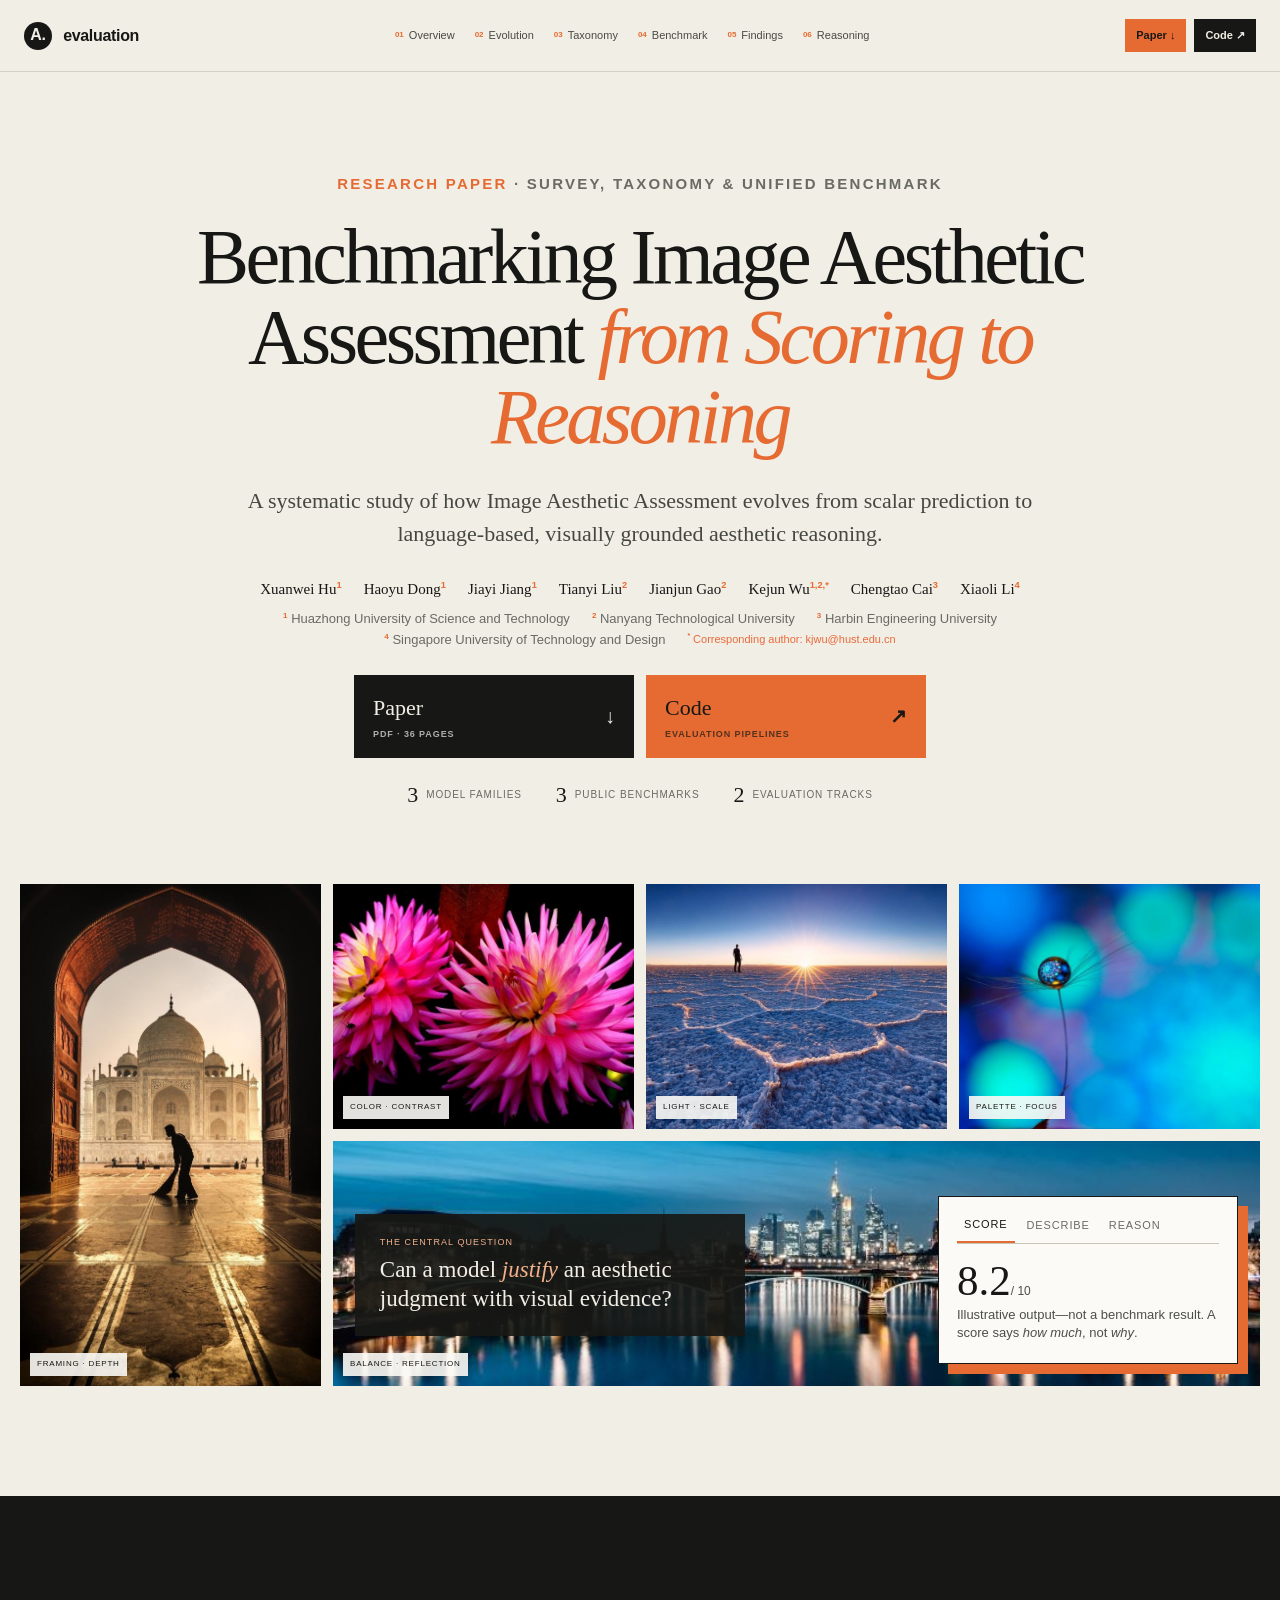
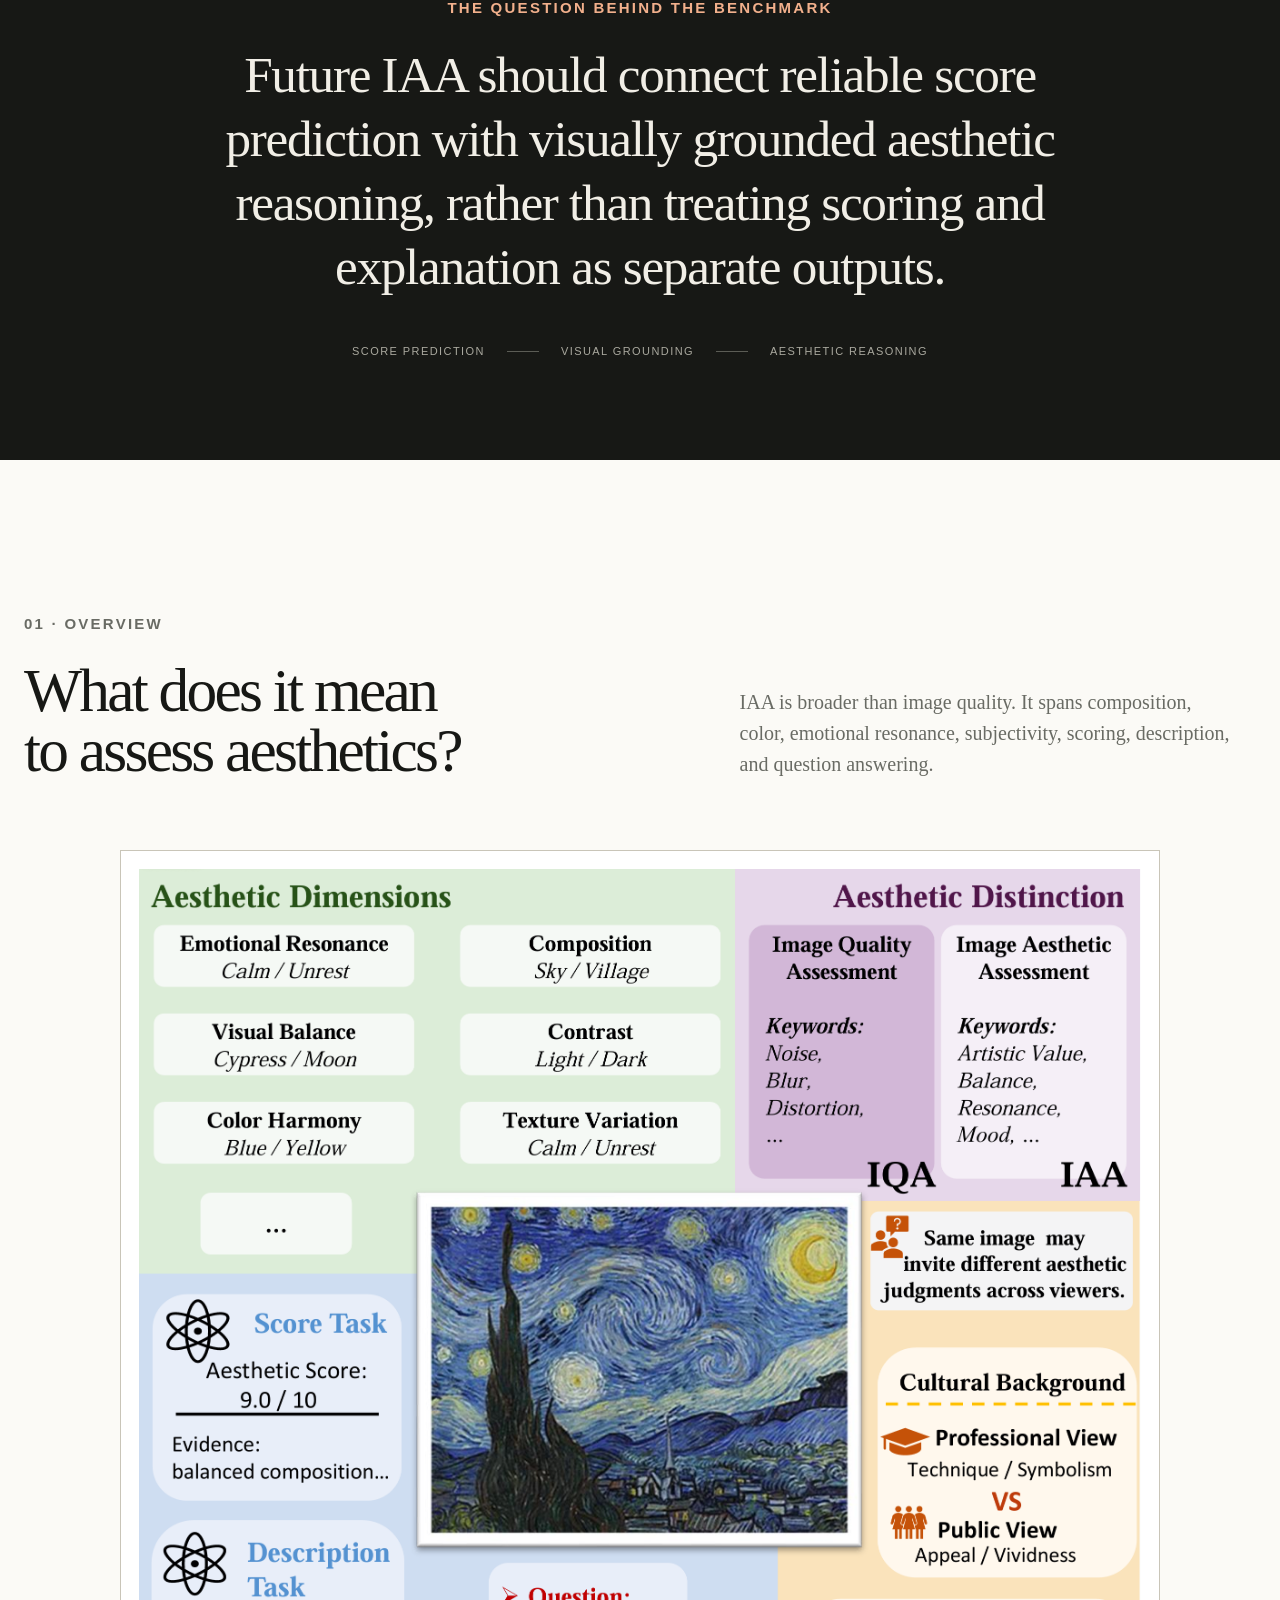
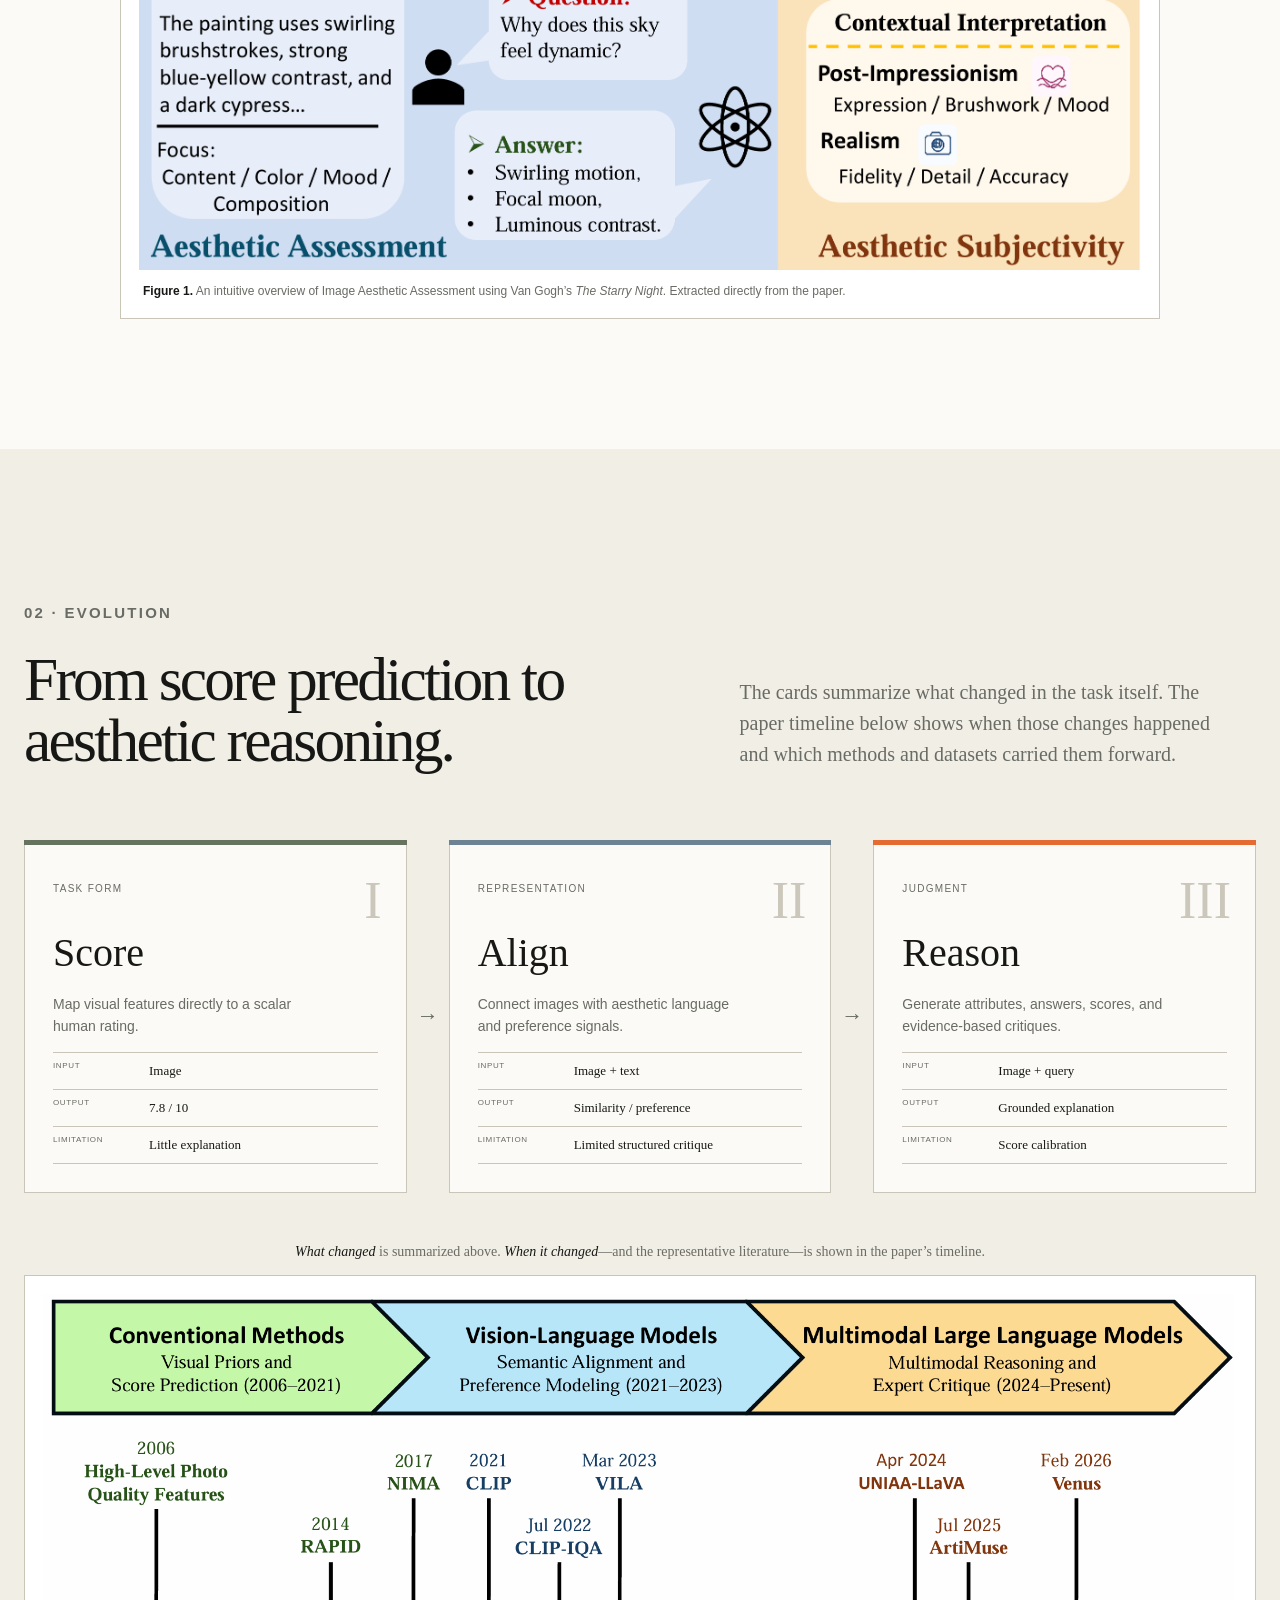
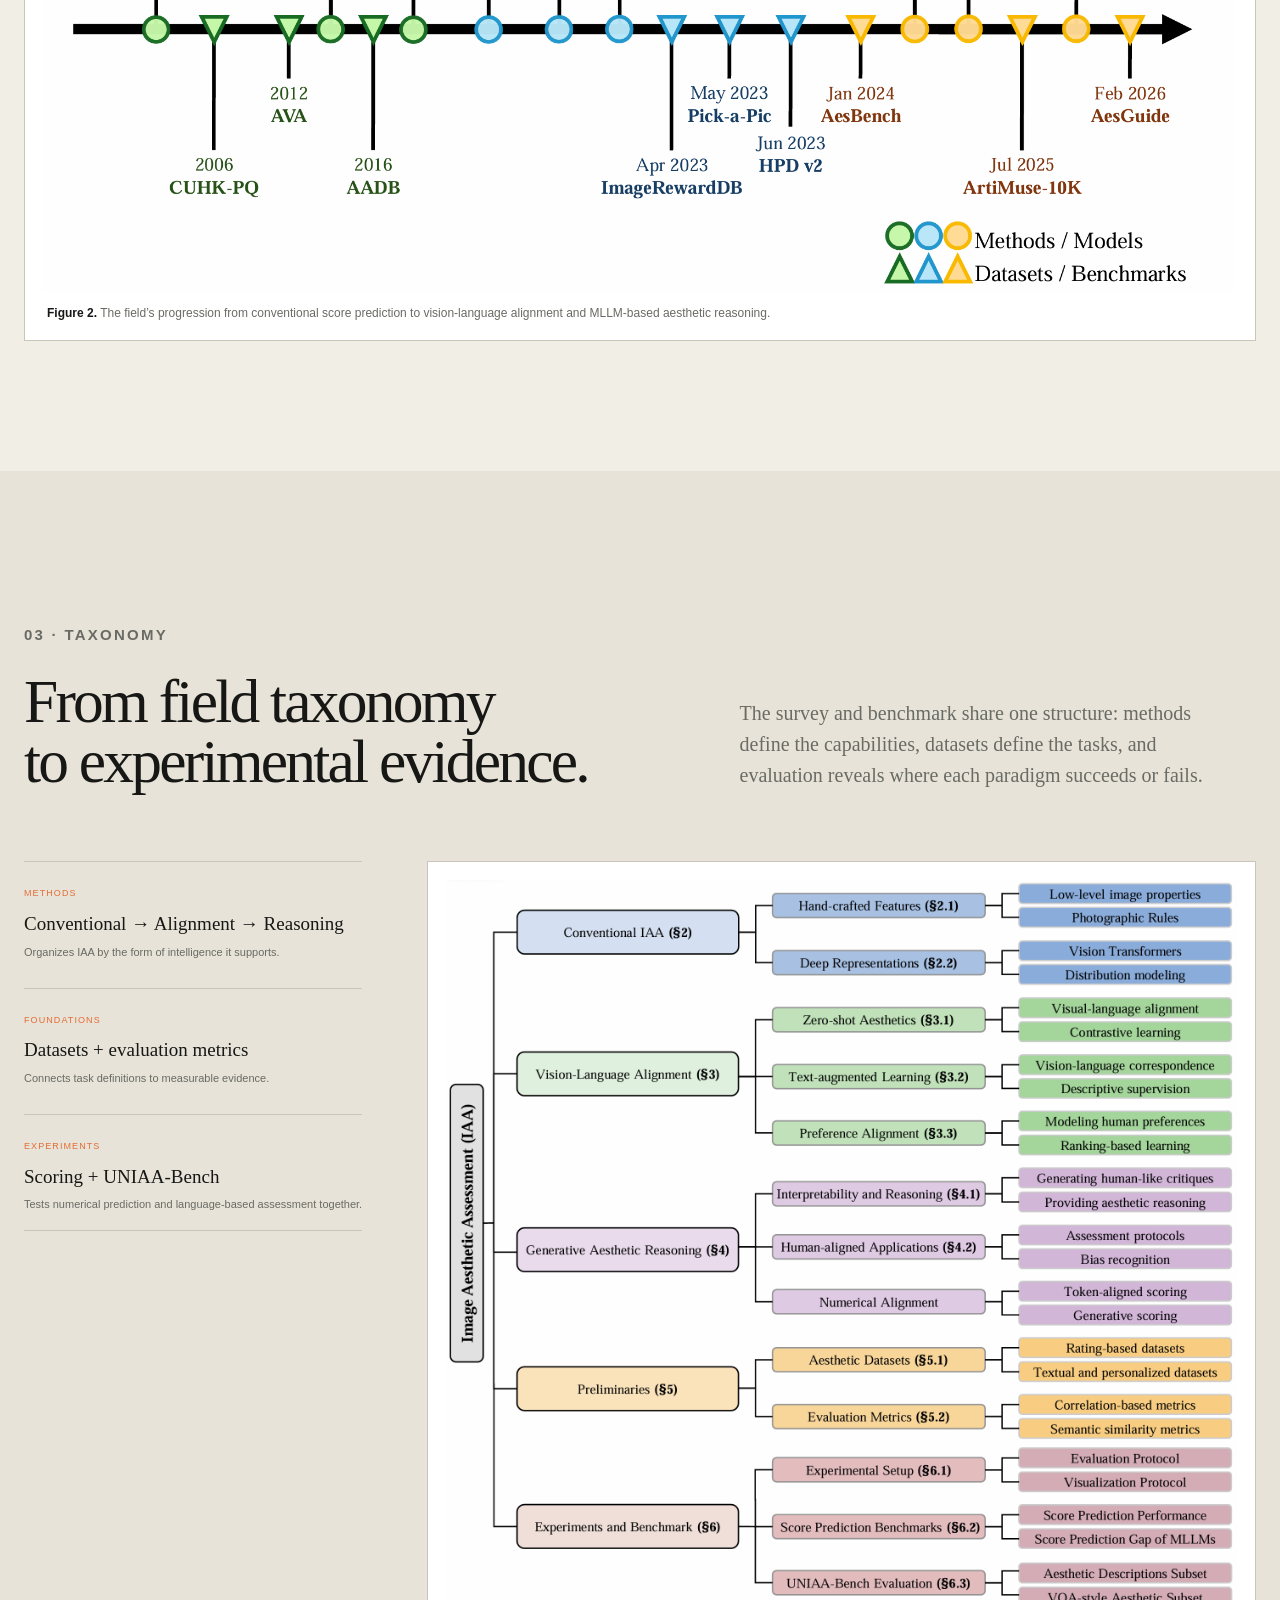
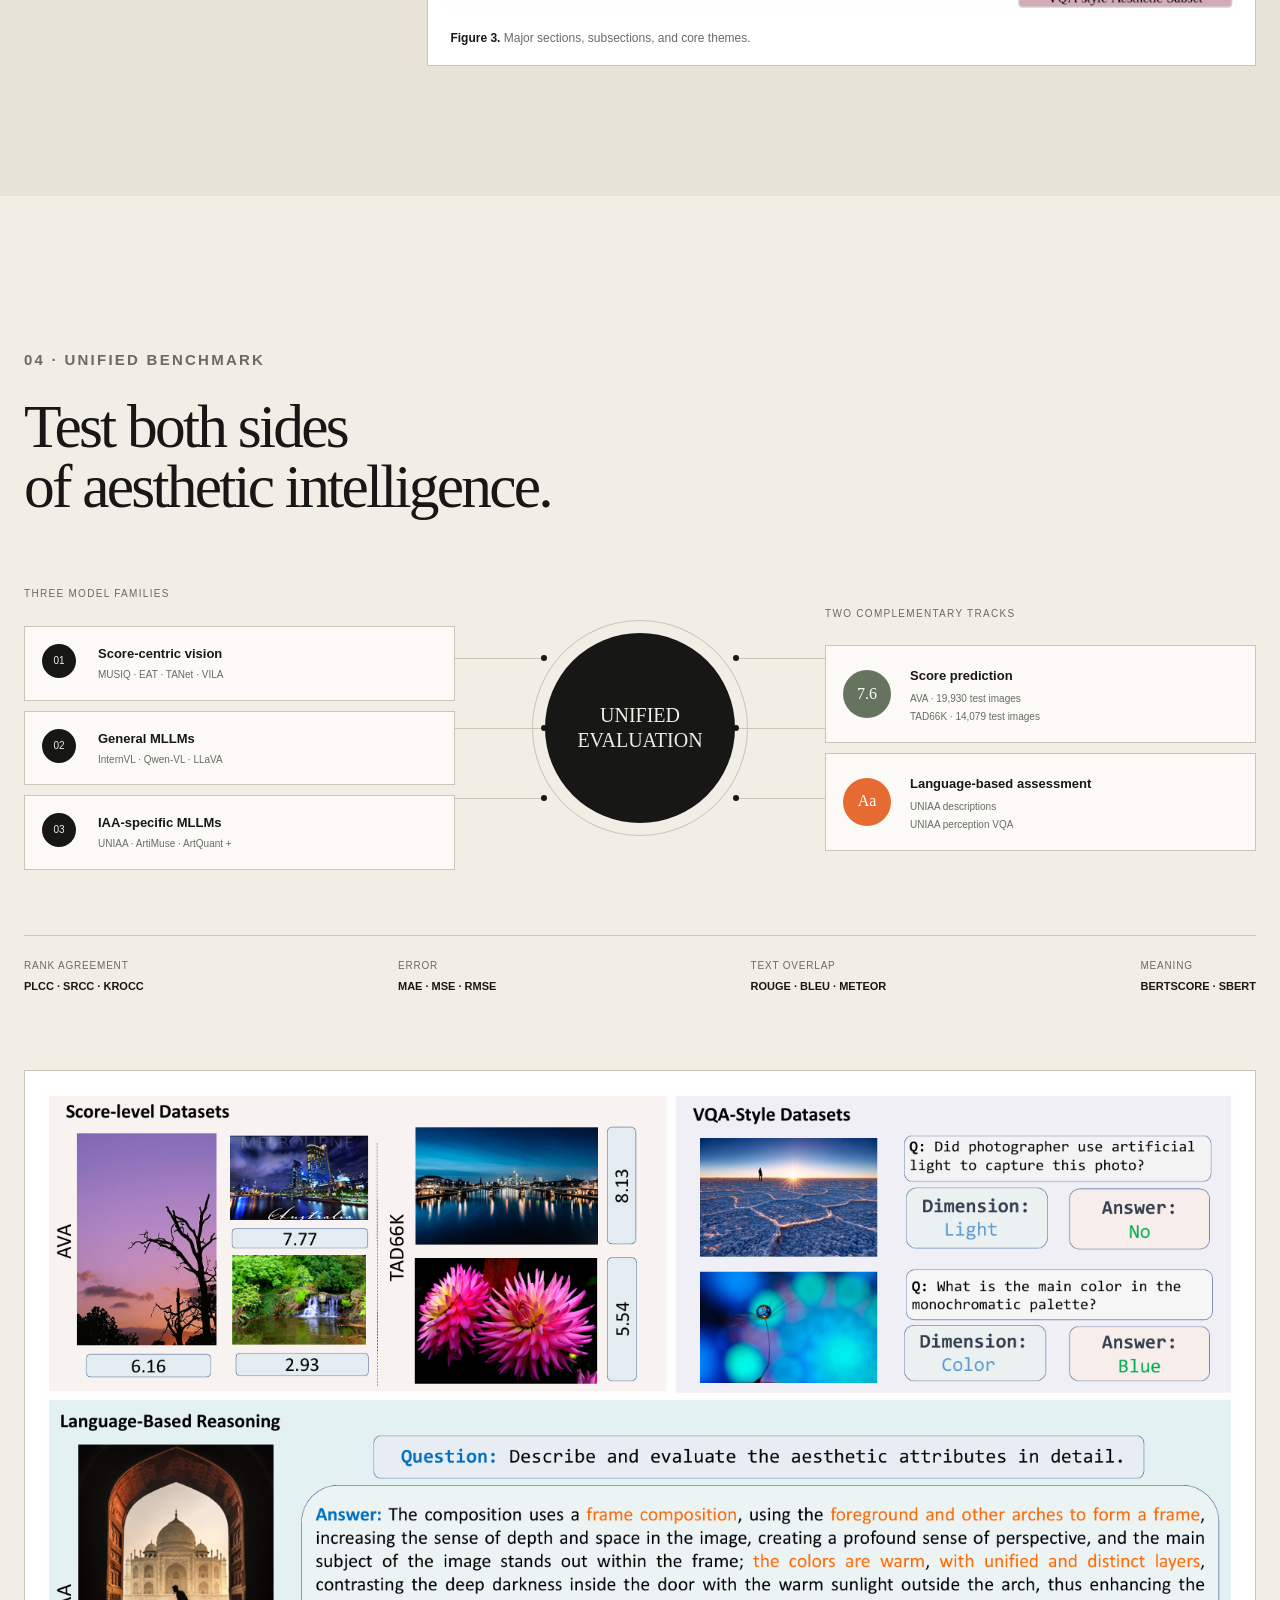
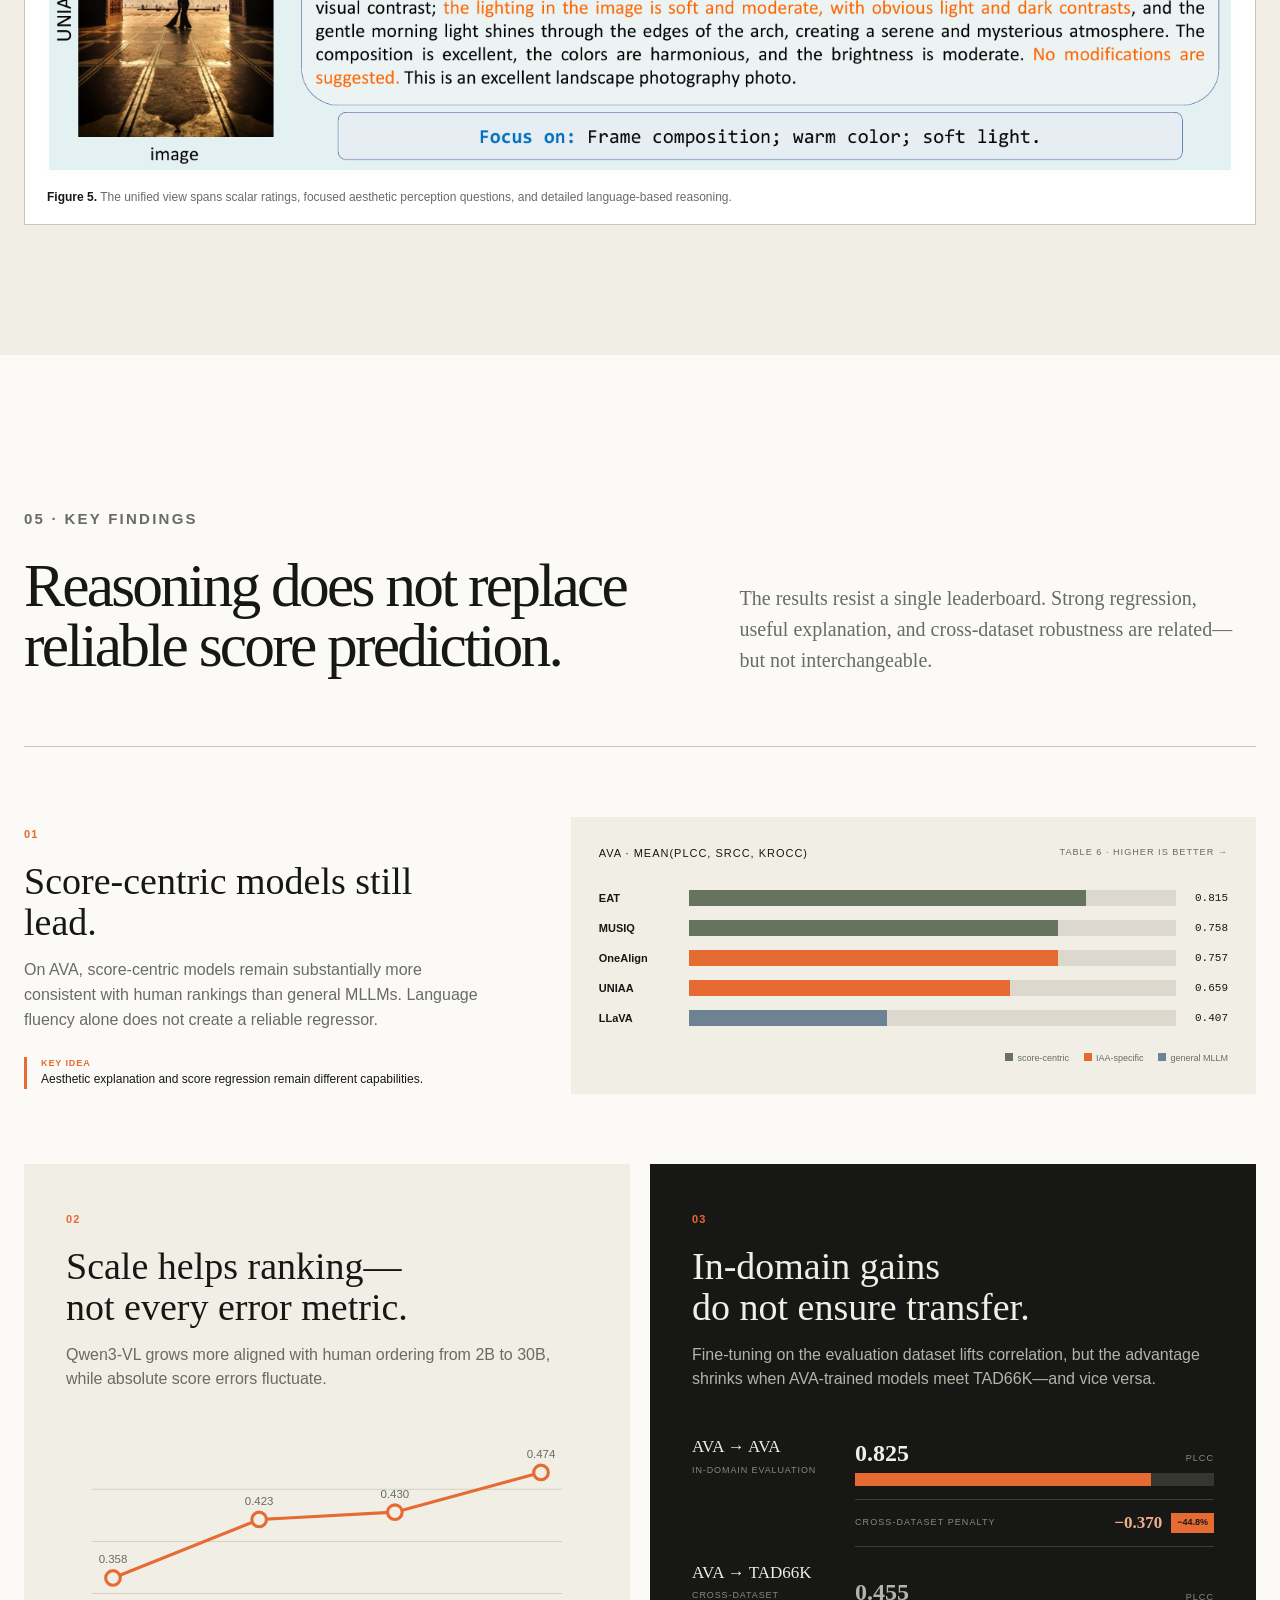
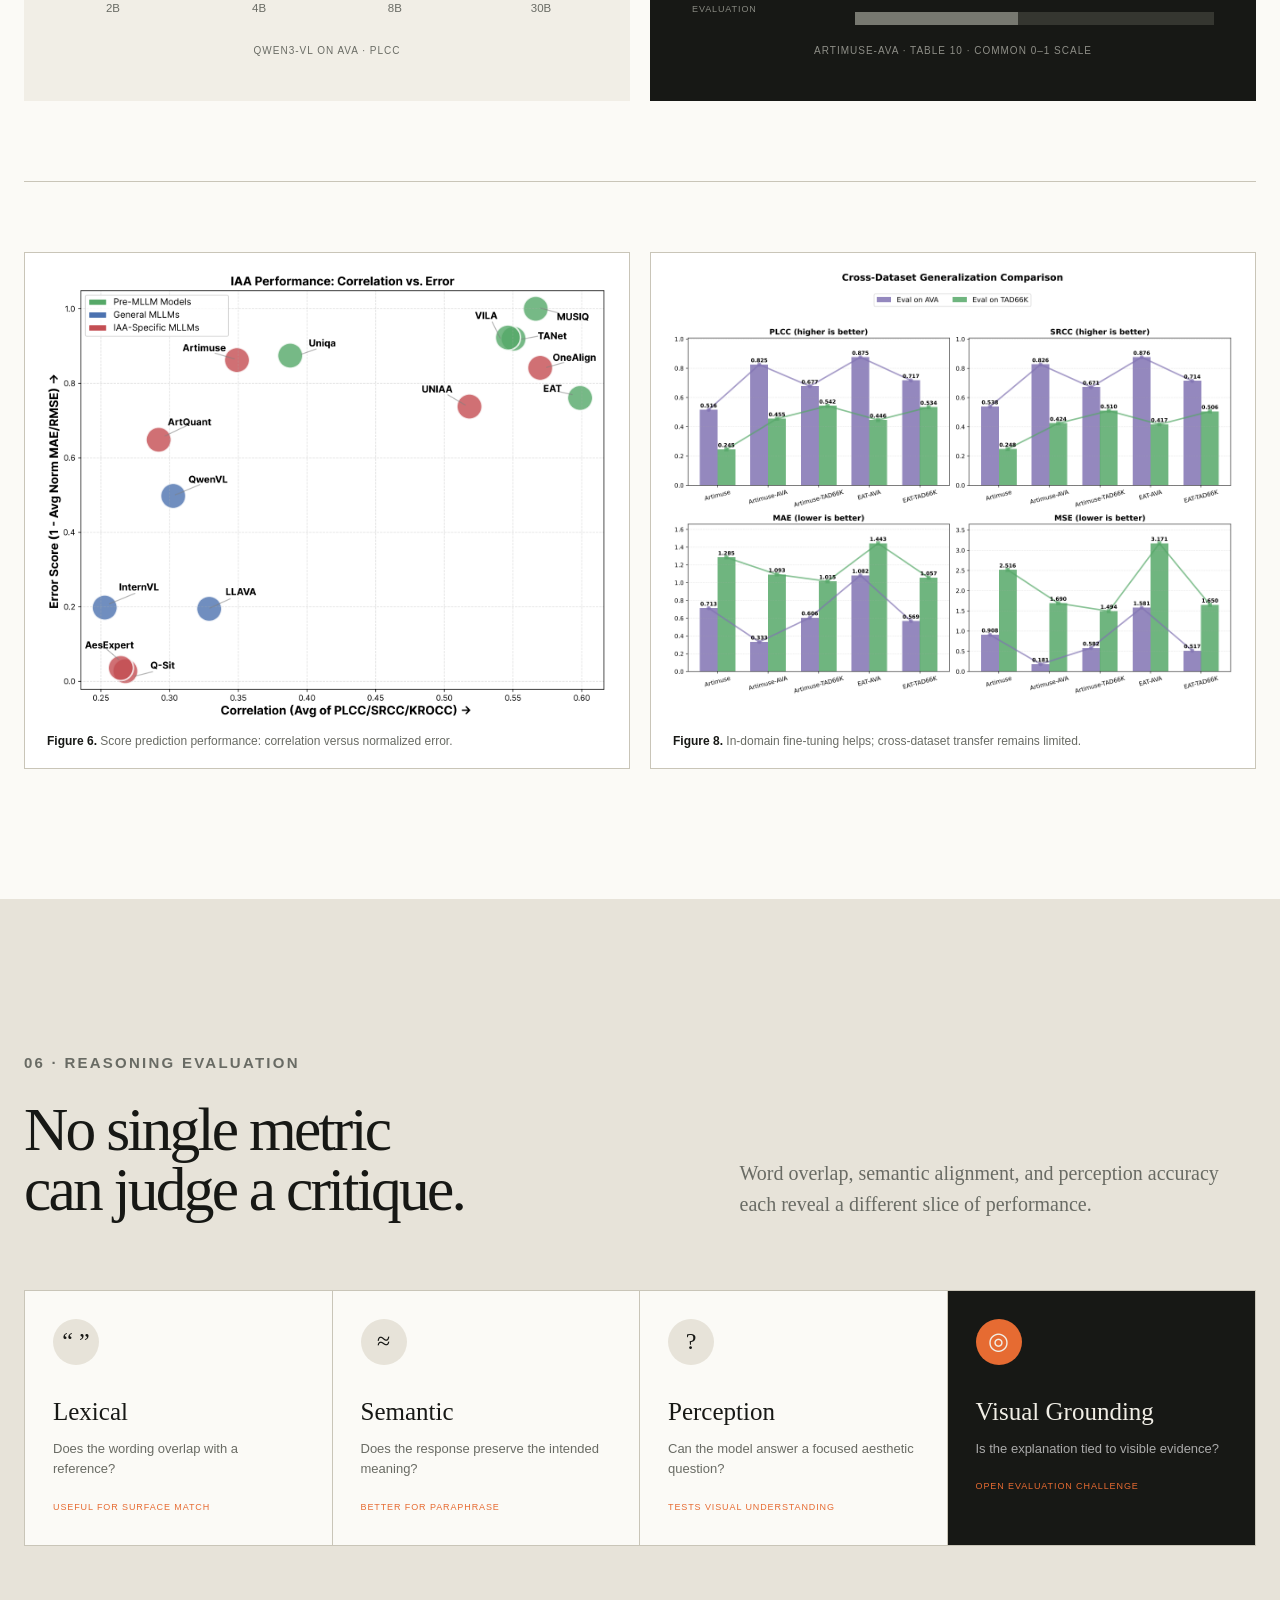
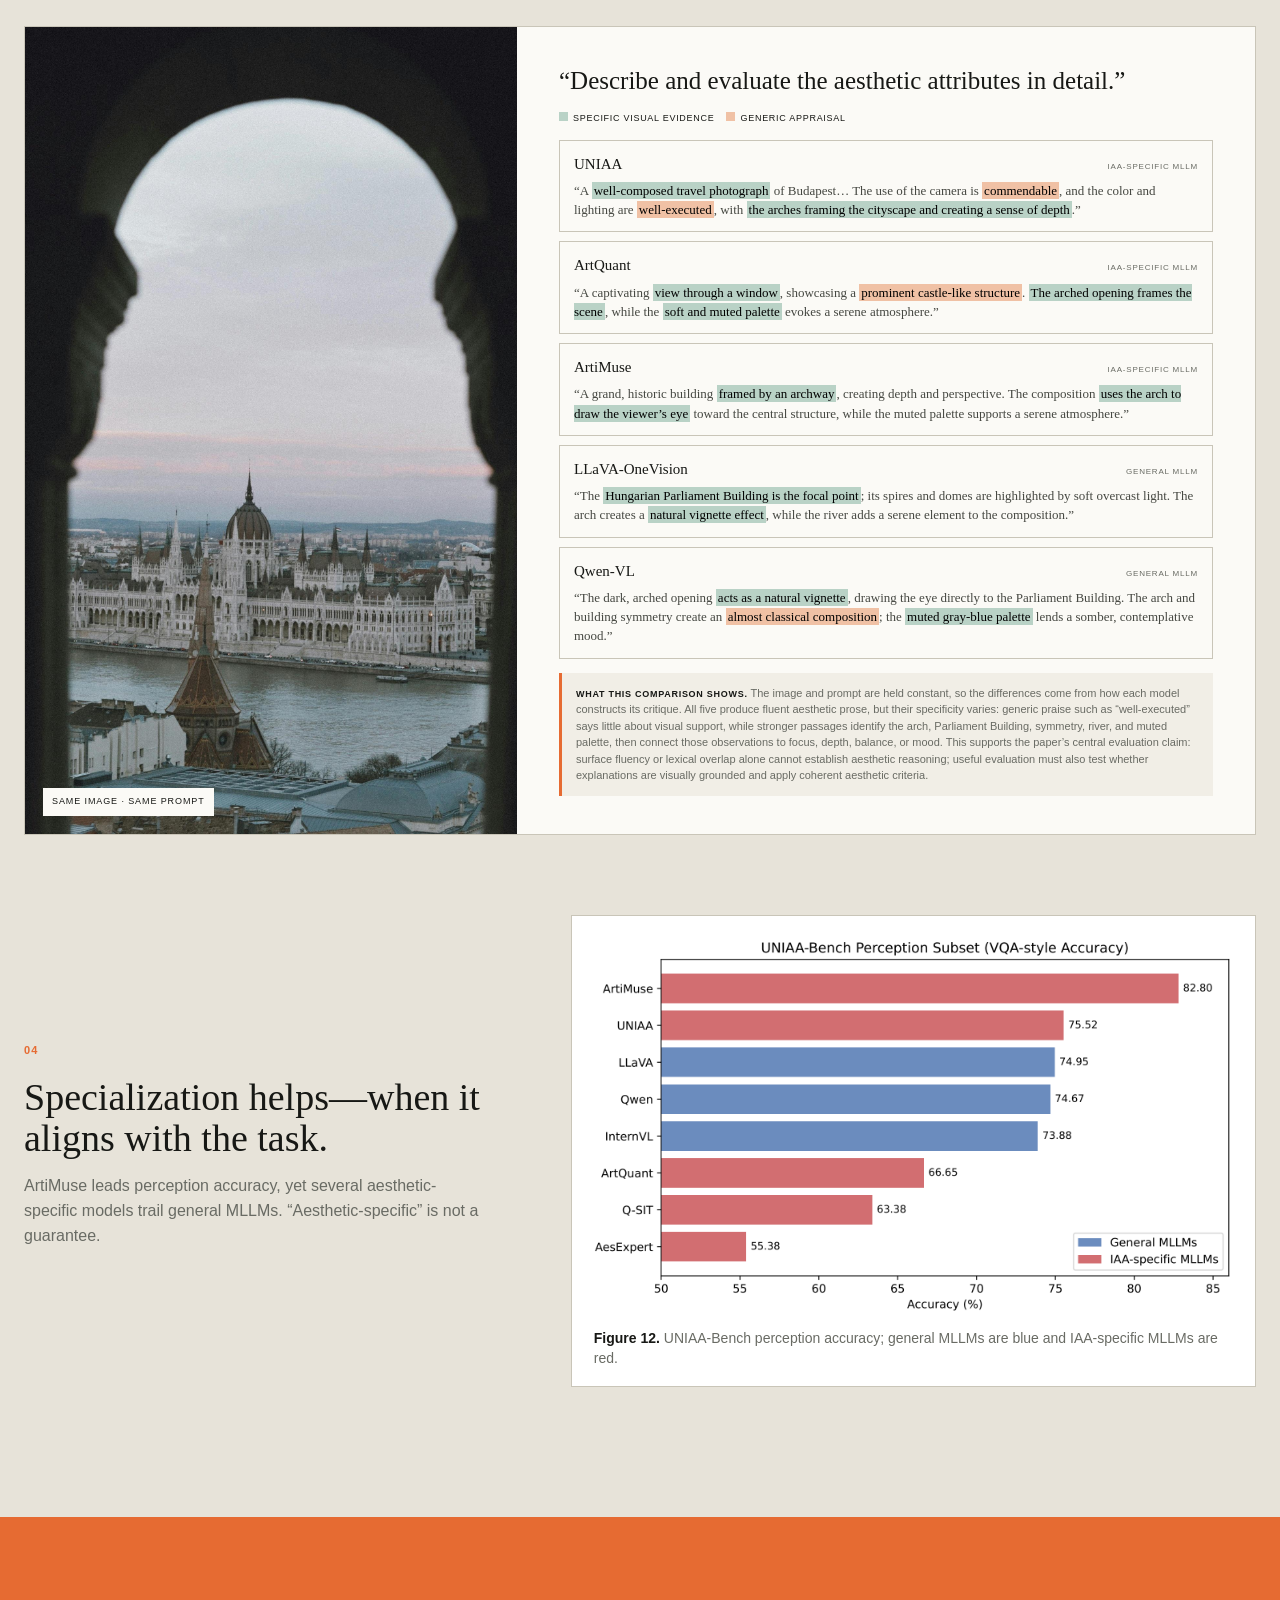
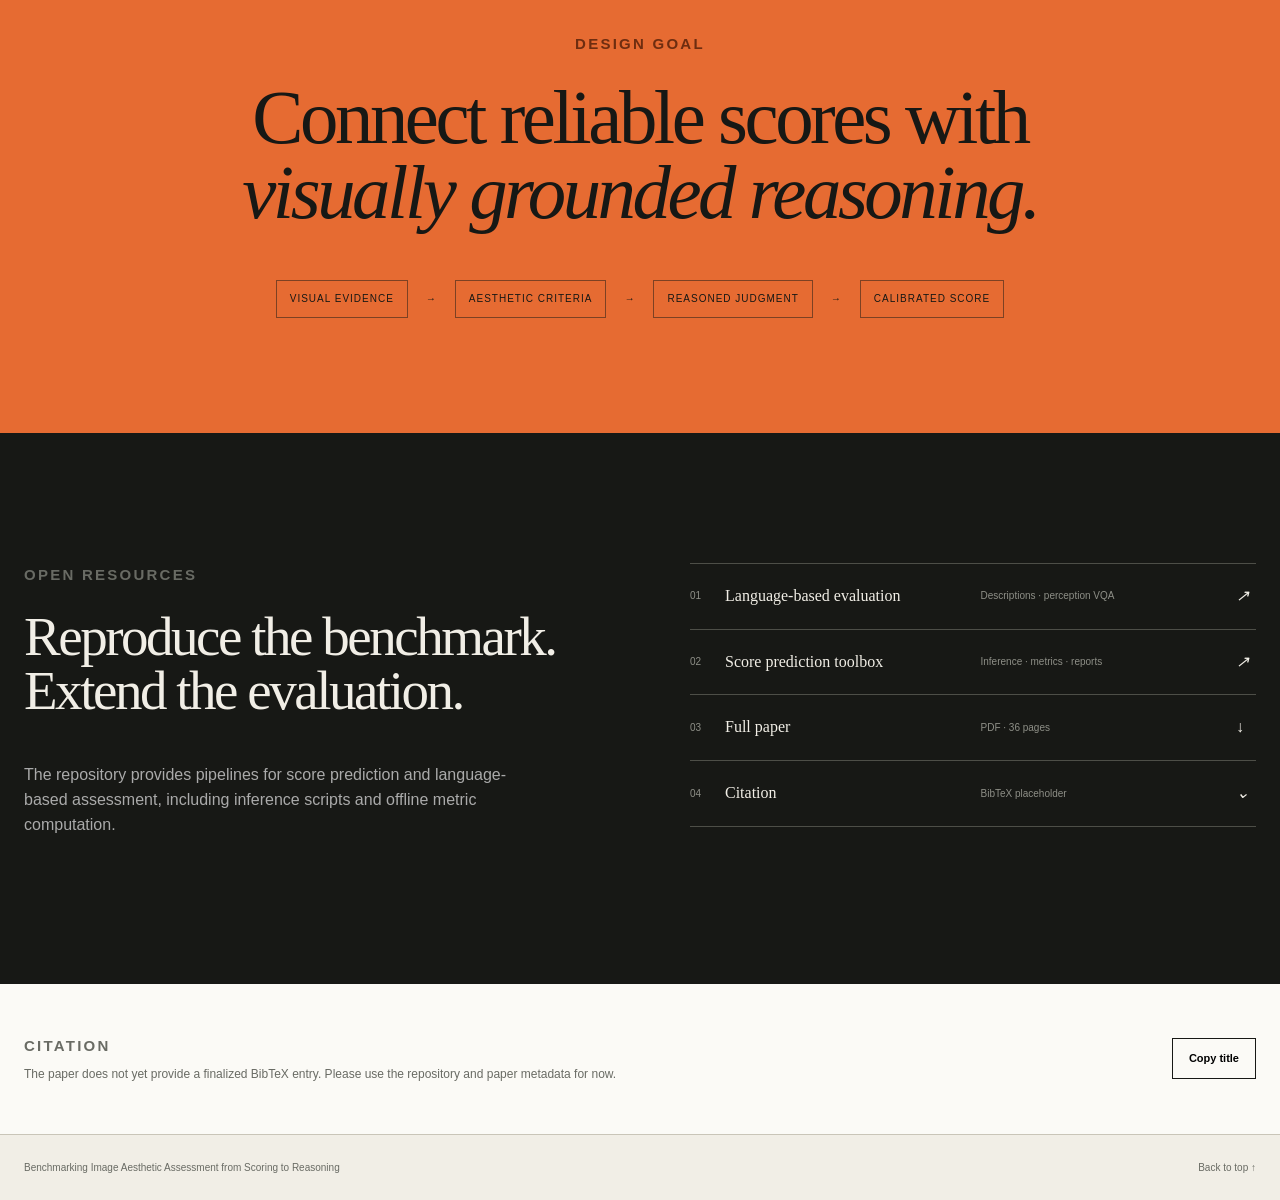
<file: docs/index.html>
<!doctype html>
<html lang="en">
<head>
  <meta charset="utf-8">
  <meta name="viewport" content="width=device-width, initial-scale=1">
  <meta name="description" content="Benchmarking Image Aesthetic Assessment from Scoring to Reasoning — project page and unified evaluation benchmark.">
  <title>From Scoring to Reasoning — Image Aesthetic Assessment</title>
  <link rel="icon" type="image/svg+xml" href="static/images/favicon.svg">
  <link rel="stylesheet" href="static/css/index.css?v=20260621-4">
</head>
<body>
  <header class="site-header">
    <a class="brand" href="#top" aria-label="Back to top"><span>A.</span> evaluation</a>
    <nav aria-label="Primary navigation">
      <a href="#overview" data-nav="overview"><span>01</span>Overview</a>
      <a href="#evolution" data-nav="evolution"><span>02</span>Evolution</a>
      <a href="#taxonomy" data-nav="taxonomy"><span>03</span>Taxonomy</a>
      <a href="#benchmark" data-nav="benchmark"><span>04</span>Benchmark</a>
      <a href="#findings" data-nav="findings"><span>05</span>Findings</a>
      <a href="#reasoning" data-nav="reasoning"><span>06</span>Reasoning</a>
    </nav>
    <div class="header-actions">
      <a class="nav-cta paper-link" href="static/papers/Cell_Patterns__LLM_Aesthetic.pdf">Paper ↓</a>
      <a class="nav-cta" href="https://github.com/An-Moon/Aesthetic-evaluation">Code ↗</a>
    </div>
  </header>

  <main id="top">
    <section class="hero academic-hero">
      <div class="hero-copy reveal">
        <p class="eyebrow"><span>Research paper</span> · survey, taxonomy &amp; unified benchmark</p>
        <h1>Benchmarking Image Aesthetic Assessment <em>from Scoring to Reasoning</em></h1>
        <p class="dek">A systematic study of how Image Aesthetic Assessment evolves from scalar prediction to language-based, visually grounded aesthetic reasoning.</p>
        <div class="authors academic-authors" aria-label="Authors">
          <span>Xuanwei Hu<sup>1</sup></span><span>Haoyu Dong<sup>1</sup></span><span>Jiayi Jiang<sup>1</sup></span><span>Tianyi Liu<sup>2</sup></span>
          <span>Jianjun Gao<sup>2</sup></span><span>Kejun Wu<sup>1,2,*</sup></span><span>Chengtao Cai<sup>3</sup></span><span>Xiaoli Li<sup>4</sup></span>
        </div>
        <div class="affiliations">
          <span><sup>1</sup> Huazhong University of Science and Technology</span>
          <span><sup>2</sup> Nanyang Technological University</span>
          <span><sup>3</sup> Harbin Engineering University</span>
          <span><sup>4</sup> Singapore University of Technology and Design</span>
          <span style="font-size: 11px; color: #e86b3a;">
            <sup style="color: #e86b3a;">*</sup> Corresponding author: kjwu@hust.edu.cn
          </span>
        </div>
        <div class="hero-actions">
          <a class="button primary academic-button" href="static/papers/Cell_Patterns__LLM_Aesthetic.pdf"><span><b>Paper</b><small>PDF · 36 pages</small></span><i>↓</i></a>
          <a class="button code-button academic-button" href="https://github.com/An-Moon/Aesthetic-evaluation"><span><b>Code</b><small>Evaluation Pipelines</small></span><i>↗</i></a>
        </div>
        <div class="paper-facts">
          <span><b>3</b> model families</span><span><b>3</b> public benchmarks</span><span><b>2</b> evaluation tracks</span>
        </div>
      </div>

      <div class="hero-visual academic-gallery reveal delay-1">
        <figure class="gallery-tall"><img src="static/images/paper/case-taj-mahal.jpg" alt="Taj Mahal framed through a dark arch, from the paper's UNIAA example"><figcaption>Framing · depth</figcaption></figure>
        <figure><img src="static/images/paper/case-flowers.jpg" alt="Bright pink flowers from the TAD66K examples"><figcaption>Color · contrast</figcaption></figure>
        <figure><img src="static/images/paper/case-salt-flat.jpg" alt="A person on a salt flat at sunrise from the VQA examples"><figcaption>Light · scale</figcaption></figure>
        <figure><img src="static/images/paper/case-bokeh.jpg" alt="Blue bokeh macro photograph from the VQA examples"><figcaption>Palette · focus</figcaption></figure>
        <figure class="gallery-wide"><img src="static/images/paper/case-river-skyline.jpg" alt="City skyline reflected in a river from the TAD66K examples"><figcaption>Balance · reflection</figcaption></figure>
        <div class="gallery-question"><span>The central question</span><b>Can a model <em>justify</em> an aesthetic judgment with visual evidence?</b></div>
        <div class="critique-card gallery-critique">
          <div class="critique-tabs" role="tablist" aria-label="Aesthetic assessment modes">
            <button class="is-active" data-critique="score" role="tab">Score</button>
            <button data-critique="describe" role="tab">Describe</button>
            <button data-critique="reason" role="tab">Reason</button>
          </div>
          <div id="critique-content" class="critique-content">
            <span class="score-number">8.2</span><span class="score-unit">/ 10</span>
            <p>Illustrative output—not a benchmark result. A score says <em>how much</em>, not <em>why</em>.</p>
          </div>
        </div>
      </div>
    </section>

    <section class="statement reveal">
      <p class="eyebrow">The question behind the benchmark</p>
        <blockquote>Future IAA should connect reliable score prediction with visually grounded aesthetic reasoning, rather than treating scoring and explanation as separate outputs.</blockquote>        <div class="statement-foot">
        <span>Score prediction</span><i></i><span>Visual grounding</span><i></i><span>Aesthetic reasoning</span>
      </div>
    </section>

    <section id="overview" class="section paper-figure-section" data-nav-section>
      <div class="section-heading compact reveal">
        <p class="eyebrow">01 · Overview</p>
        <h2>What does it mean<br>to assess aesthetics?</h2>
        <p>IAA is broader than image quality. It spans composition, color, emotional resonance, subjectivity, scoring, description, and question answering.</p>
      </div>
      <figure class="paper-figure reveal">
        <img src="static/images/paper/fig1_iaa_overview.png" alt="Figure 1 from the paper: an intuitive overview of Image Aesthetic Assessment using The Starry Night">
        <figcaption><b>Figure 1.</b> An intuitive overview of Image Aesthetic Assessment using Van Gogh’s <em>The Starry Night</em>. Extracted directly from the paper.</figcaption>
      </figure>
    </section>

    <section id="evolution" class="section shift-section evolution-section" data-nav-section>
      <div class="section-heading reveal">
        <p class="eyebrow">02 · Evolution</p>
        <h2>From score prediction to aesthetic reasoning.</h2>
        <p>The cards summarize what changed in the task itself. The paper timeline below shows when those changes happened and which methods and datasets carried them forward.</p>
      </div>

      <div class="era-track reveal">
        <article class="era-card">
          <div class="era-index">I</div>
          <p class="era-years">Task form</p>
          <h3>Score</h3>
          <p>Map visual features directly to a scalar human rating.</p>
          <div class="era-kv"><span><small>Input</small>Image</span><span><small>Output</small>7.8 / 10</span><span><small>Limitation</small>Little explanation</span></div>
        </article>
        <div class="era-arrow" aria-hidden="true">→</div>
        <article class="era-card accent-blue">
          <div class="era-index">II</div>
          <p class="era-years">Representation</p>
          <h3>Align</h3>
          <p>Connect images with aesthetic language and preference signals.</p>
          <div class="era-kv"><span><small>Input</small>Image + text</span><span><small>Output</small>Similarity / preference</span><span><small>Limitation</small>Limited structured critique</span></div>
        </article>
        <div class="era-arrow" aria-hidden="true">→</div>
        <article class="era-card accent-orange">
          <div class="era-index">III</div>
          <p class="era-years">Judgment</p>
          <h3>Reason</h3>
          <p>Generate attributes, answers, scores, and evidence-based critiques.</p>
          <div class="era-kv"><span><small>Input</small>Image + query</span><span><small>Output</small>Grounded explanation</span><span><small>Limitation</small>Score calibration</span></div>
        </article>
      </div>
      <p class="timeline-note reveal"><span>What changed</span> is summarized above. <span>When it changed</span>—and the representative literature—is shown in the paper’s timeline.</p>
      <figure class="paper-figure timeline-figure reveal">
        <img src="static/images/paper/fig2_timeline.png" alt="Figure 2 from the paper: evolution timeline of Image Aesthetic Assessment">
        <figcaption><b>Figure 2.</b> The field’s progression from conventional score prediction to vision-language alignment and MLLM-based aesthetic reasoning.</figcaption>
      </figure>
    </section>

    <section id="taxonomy" class="section taxonomy-section" data-nav-section>
      <div class="section-heading compact reveal">
        <p class="eyebrow">03 · Taxonomy</p>
        <h2>From field taxonomy<br>to experimental evidence.</h2>
        <p>The survey and benchmark share one structure: methods define the capabilities, datasets define the tasks, and evaluation reveals where each paradigm succeeds or fails.</p>
      </div>
      <div class="paper-map reveal">
        <div class="taxonomy-notes">
          <article><span>Methods</span><b>Conventional → Alignment → Reasoning</b><p>Organizes IAA by the form of intelligence it supports.</p></article>
          <article><span>Foundations</span><b>Datasets + evaluation metrics</b><p>Connects task definitions to measurable evidence.</p></article>
          <article><span>Experiments</span><b>Scoring + UNIAA-Bench</b><p>Tests numerical prediction and language-based assessment together.</p></article>
        </div>
        <figure id="taxonomy-figure" class="paper-figure"><img src="static/images/paper/fig3_paper_structure.png" alt="Figure 3 from the paper: overview of the paper structure"><figcaption><b>Figure 3.</b> Major sections, subsections, and core themes.</figcaption></figure>
      </div>
    </section>

    <section id="benchmark" class="section benchmark-section" data-nav-section>
      <div class="section-heading compact reveal">
        <p class="eyebrow">04 · Unified Benchmark</p>
        <h2>Test both sides<br>of aesthetic intelligence.</h2>
      </div>
      <div class="benchmark-map reveal">
        <div class="model-column">
          <p class="map-label">Three model families</p>
          <div class="model-pill"><span>01</span><b>Score-centric vision</b><small>MUSIQ · EAT · TANet · VILA</small></div>
          <div class="model-pill"><span>02</span><b>General MLLMs</b><small>InternVL · Qwen-VL · LLaVA</small></div>
          <div class="model-pill"><span>03</span><b>IAA-specific MLLMs</b><small>UNIAA · ArtiMuse · ArtQuant +</small></div>
        </div>
        <div class="map-connector" aria-hidden="true"><i></i><i></i><i></i></div>
        <div class="task-core">
          <span>UNIFIED<br>EVALUATION</span>
        </div>
        <div class="map-connector right" aria-hidden="true"><i></i><i></i><i></i></div>
        <div class="task-column">
          <p class="map-label">Two complementary tracks</p>
          <div class="task-card"><span class="task-icon">7.6</span><div><b>Score prediction</b><small>AVA · 19,930 test images</small><small>TAD66K · 14,079 test images</small></div></div>
          <div class="task-card"><span class="task-icon text-icon">Aa</span><div><b>Language-based assessment</b><small>UNIAA descriptions</small><small>UNIAA perception VQA</small></div></div>
        </div>
      </div>
      <div class="metric-ribbon reveal">
        <span>Rank agreement <b>PLCC · SRCC · KROCC</b></span>
        <span>Error <b>MAE · MSE · RMSE</b></span>
        <span>Text overlap <b>ROUGE · BLEU · METEOR</b></span>
        <span>Meaning <b>BERTScore · SBERT</b></span>
      </div>
      <figure class="paper-figure benchmark-examples reveal">
        <img src="static/images/paper/fig5_benchmark_examples.png" alt="Figure 5 from the paper: score-level, VQA-style, and language-based benchmark examples">
        <figcaption><b>Figure 5.</b> The unified view spans scalar ratings, focused aesthetic perception questions, and detailed language-based reasoning.</figcaption>
      </figure>
    </section>

    <section id="findings" class="section findings-section" data-nav-section>
      <div class="section-heading reveal">
        <p class="eyebrow">05 · Key Findings</p>
        <h2>Reasoning does not replace<br>reliable score prediction.</h2>
        <p>The results resist a single leaderboard. Strong regression, useful explanation, and cross-dataset robustness are related—but not interchangeable.</p>
      </div>

      <article class="finding finding-bars reveal">
        <div class="finding-copy">
          <span class="finding-no">01</span>
          <h3>Score-centric models still lead.</h3>
          <p>On AVA, score-centric models remain substantially more consistent with human rankings than general MLLMs. Language fluency alone does not create a reliable regressor.</p>
          <div class="takeaway"><b>Key idea</b> Aesthetic explanation and score regression remain different capabilities.</div>
        </div>
        <div class="bar-chart" aria-label="AVA average correlation across PLCC, SRCC, and KROCC">
          <div class="chart-head"><span>AVA · mean(PLCC, SRCC, KROCC)</span><small>Table 6 · higher is better →</small></div>
          <div class="bar-row"><b>EAT</b><div><i style="--value:81.5%"></i></div><span>0.815</span></div>
          <div class="bar-row"><b>MUSIQ</b><div><i style="--value:75.8%"></i></div><span>0.758</span></div>
          <div class="bar-row warm"><b>OneAlign</b><div><i style="--value:75.7%"></i></div><span>0.757</span></div>
          <div class="bar-row warm"><b>UNIAA</b><div><i style="--value:65.9%"></i></div><span>0.659</span></div>
          <div class="bar-row cool"><b>LLaVA</b><div><i style="--value:40.7%"></i></div><span>0.407</span></div>
          <div class="chart-legend"><span><i></i>score-centric</span><span class="warm"><i></i>IAA-specific</span><span class="cool"><i></i>general MLLM</span></div>
        </div>
      </article>

      <div class="finding-grid">
        <article class="finding-card reveal">
          <span class="finding-no">02</span>
          <h3>Scale helps ranking—<br>not every error metric.</h3>
          <p>Qwen3-VL grows more aligned with human ordering from 2B to 30B, while absolute score errors fluctuate.</p>
          <div class="scale-plot" aria-label="Qwen3-VL scale versus AVA PLCC">
            <svg viewBox="0 0 500 190" role="img">
              <path class="gridline" d="M25 150H475M25 100H475M25 50H475"/>
              <path class="trend" d="M45 135 L185 79 L315 72 L455 34"/>
              <g><circle cx="45" cy="135" r="7"/><text x="45" y="168">2B</text><text x="45" y="121">0.358</text></g>
              <g><circle cx="185" cy="79" r="7"/><text x="185" y="168">4B</text><text x="185" y="65">0.423</text></g>
              <g><circle cx="315" cy="72" r="7"/><text x="315" y="168">8B</text><text x="315" y="58">0.430</text></g>
              <g><circle cx="455" cy="34" r="7"/><text x="455" y="168">30B</text><text x="455" y="20">0.474</text></g>
            </svg>
            <small>Qwen3-VL on AVA · PLCC</small>
          </div>
        </article>

        <article class="finding-card dark-card reveal delay-1">
          <span class="finding-no">03</span>
          <h3>In-domain gains<br>do not ensure transfer.</h3>
          <p>Fine-tuning on the evaluation dataset lifts correlation, but the advantage shrinks when AVA-trained models meet TAD66K—and vice versa.</p>
          <div class="transfer-visual" aria-label="ArtiMuse-AVA PLCC drops from 0.825 on AVA to 0.455 on TAD66K, a relative decrease of 44.8 percent">
            <div class="transfer-row in-domain">
              <div class="transfer-route"><b>AVA → AVA</b><span>in-domain evaluation</span></div>
              <div class="transfer-measure"><div class="transfer-score"><b>0.825</b><span>PLCC</span></div><div class="transfer-track"><span style="--score:82.5%"></span></div></div>
            </div>
            <div class="transfer-drop"><span>cross-dataset penalty</span><b>−0.370</b><small>−44.8%</small></div>
            <div class="transfer-row cross-domain">
              <div class="transfer-route"><b>AVA → TAD66K</b><span>cross-dataset evaluation</span></div>
              <div class="transfer-measure"><div class="transfer-score"><b>0.455</b><span>PLCC</span></div><div class="transfer-track"><span style="--score:45.5%"></span></div></div>
            </div>
          </div>
          <small class="card-note">ArtiMuse-AVA · Table 10 · common 0–1 scale</small>
        </article>
      </div>
      <div class="reported-figures reveal">
        <figure class="paper-figure"><img src="static/images/paper/fig6_score_scatter.png" alt="Figure 6 from the paper: score prediction correlation versus error"><figcaption><b>Figure 6.</b> Score prediction performance: correlation versus normalized error.</figcaption></figure>
        <figure class="paper-figure"><img src="static/images/paper/fig8_cross_dataset.png" alt="Figure 8 from the paper: cross-dataset generalization comparison"><figcaption><b>Figure 8.</b> In-domain fine-tuning helps; cross-dataset transfer remains limited.</figcaption></figure>
      </div>
    </section>

    <section id="reasoning" class="section reasoning-section" data-nav-section>
      <div class="section-heading compact reveal">
        <p class="eyebrow">06 · Reasoning Evaluation</p>
        <h2>No single metric<br>can judge a critique.</h2>
        <p>Word overlap, semantic alignment, and perception accuracy each reveal a different slice of performance.</p>
      </div>

      <div class="metric-lenses reveal">
        <article><span class="lens-icon">“ ”</span><h3>Lexical</h3><p>Does the wording overlap with a reference?</p><small>Useful for surface match</small></article>
        <article><span class="lens-icon">≈</span><h3>Semantic</h3><p>Does the response preserve the intended meaning?</p><small>Better for paraphrase</small></article>
        <article><span class="lens-icon">?</span><h3>Perception</h3><p>Can the model answer a focused aesthetic question?</p><small>Tests visual understanding</small></article>
        <article><span class="lens-icon">◎</span><h3>Visual Grounding</h3><p>Is the explanation tied to visible evidence?</p><small>Open evaluation challenge</small></article>
      </div>

      <div class="reasoning-demo reveal">
        <div class="demo-image"><img src="static/images/aesthetic-window.jpg" alt="Budapest cityscape used in the paper's qualitative comparison"><span>same image · same prompt</span></div>
        <div class="demo-copy comparison-copy">
          <p class="prompt">“Describe and evaluate the aesthetic attributes in detail.”</p>
          <div class="annotation-key comparison-legend"><span class="grounded">specific visual evidence</span><span class="generic">generic appraisal</span></div>
          <div class="output-list">
            <article class="model-output">
              <header><b>UNIAA</b><small>IAA-specific MLLM</small></header>
              <p>“A <mark>well-composed travel photograph</mark> of Budapest… The use of the camera is <mark class="generic">commendable</mark>, and the color and lighting are <mark class="generic">well-executed</mark>, with <mark>the arches framing the cityscape and creating a sense of depth</mark>.”</p>
            </article>
            <article class="model-output">
              <header><b>ArtQuant</b><small>IAA-specific MLLM</small></header>
              <p>“A captivating <mark>view through a window</mark>, showcasing a <mark class="generic">prominent castle-like structure</mark>. <mark>The arched opening frames the scene</mark>, while the <mark>soft and muted palette</mark> evokes a serene atmosphere.”</p>
            </article>
            <article class="model-output">
              <header><b>ArtiMuse</b><small>IAA-specific MLLM</small></header>
              <p>“A grand, historic building <mark>framed by an archway</mark>, creating depth and perspective. The composition <mark>uses the arch to draw the viewer’s eye</mark> toward the central structure, while the muted palette supports a serene atmosphere.”</p>
            </article>
            <article class="model-output">
              <header><b>LLaVA-OneVision</b><small>General MLLM</small></header>
              <p>“The <mark>Hungarian Parliament Building is the focal point</mark>; its spires and domes are highlighted by soft overcast light. The arch creates a <mark>natural vignette effect</mark>, while the river adds a serene element to the composition.”</p>
            </article>
            <article class="model-output">
              <header><b>Qwen-VL</b><small>General MLLM</small></header>
              <p>“The dark, arched opening <mark>acts as a natural vignette</mark>, drawing the eye directly to the Parliament Building. The arch and building symmetry create an <mark class="generic">almost classical composition</mark>; the <mark>muted gray-blue palette</mark> lends a somber, contemplative mood.”</p>
            </article>
          </div>
          <p class="comparison-conclusion"><b>What this comparison shows.</b> The image and prompt are held constant, so the differences come from how each model constructs its critique. All five produce fluent aesthetic prose, but their specificity varies: generic praise such as “well-executed” says little about visual support, while stronger passages identify the arch, Parliament Building, symmetry, river, and muted palette, then connect those observations to focus, depth, balance, or mood. This supports the paper’s central evaluation claim: surface fluency or lexical overlap alone cannot establish aesthetic reasoning; useful evaluation must also test whether explanations are visually grounded and apply coherent aesthetic criteria.</p>
        </div>
      </div>

      <div class="vqa-result reveal">
        <div class="vqa-copy"><span class="finding-no">04</span><h3>Specialization helps—when it aligns with the task.</h3><p>ArtiMuse leads perception accuracy, yet several aesthetic-specific models trail general MLLMs. “Aesthetic-specific” is not a guarantee.</p></div>
        <figure class="paper-figure vqa-paper-chart"><img src="static/images/paper/fig12_vqa_accuracy.png" alt="Figure 12 from the paper: UNIAA-Bench perception subset accuracy"><figcaption><b>Figure 12.</b> UNIAA-Bench perception accuracy; general MLLMs are blue and IAA-specific MLLMs are red.</figcaption></figure>
      </div>
    </section>

    <section class="section future-section reveal">
      <p class="eyebrow">Design goal</p>
      <h2>Connect reliable scores with<br><em>visually grounded reasoning.</em></h2>
      <div class="future-flow">
        <span>Visual evidence</span><i>→</i><span>Aesthetic criteria</span><i>→</i><span>Reasoned judgment</span><i>→</i><span>Calibrated score</span>
      </div>
    </section>

    <section class="section resources-section">
      <div class="resource-copy reveal">
        <p class="eyebrow">Open resources</p>
        <h2>Reproduce the benchmark.<br>Extend the evaluation.</h2>
        <p>The repository provides pipelines for score prediction and language-based assessment, including inference scripts and offline metric computation.</p>
      </div>
      <div class="resource-links reveal delay-1">
        <a href="https://github.com/An-Moon/Aesthetic-evaluation"><span>01</span><b>Language-based evaluation</b><small>Descriptions · perception VQA</small><i>↗</i></a>
        <a href="https://github.com/An-Moon/Aesthetic-evaluation/tree/main/aesthetic_eval_score_framework"><span>02</span><b>Score prediction toolbox</b><small>Inference · metrics · reports</small><i>↗</i></a>
        <a href="static/papers/Cell_Patterns__LLM_Aesthetic.pdf"><span>03</span><b>Full paper</b><small>PDF · 36 pages</small><i>↓</i></a>
        <a href="#citation"><span>04</span><b>Citation</b><small>BibTeX placeholder</small><i>⌄</i></a>
      </div>
    </section>

    <section id="citation" class="citation-section">
      <div><p class="eyebrow">Citation</p><p class="citation-note">The paper does not yet provide a finalized BibTeX entry. Please use the repository and paper metadata for now.</p></div>
      <button id="copy-title" class="copy-button" data-copy="Benchmarking Image Aesthetic Assessment from Scoring to Reasoning">Copy title</button>
    </section>
  </main>

  <footer>
    <span>Benchmarking Image Aesthetic Assessment from Scoring to Reasoning</span>
    <a href="#top">Back to top ↑</a>
  </footer>
  <script src="static/js/index.js"></script>
  <script src="static/js/editor-runtime.js"></script>
</body>
</html>
</file>
<file: docs/static/css/index.css>
:root{--paper:#f1eee6;--paper-2:#e7e3d9;--ink:#171815;--muted:#696b64;--line:#c9c5b8;--orange:#e66b32;--orange-soft:#f2b08c;--blue:#6d8292;--blue-soft:#b9c6cc;--green:#66735f;--white:#fbfaf6;--max:1240px}
*{box-sizing:border-box}html{scroll-behavior:smooth}body{margin:0;overflow-x:hidden;background:var(--paper);color:var(--ink);font-family:Inter,"Helvetica Neue",Arial,sans-serif;font-size:16px;line-height:1.55}a{color:inherit;text-decoration:none}button{font:inherit}img{display:block;max-width:100%}
.site-header{position:sticky;top:0;z-index:20;height:72px;display:flex;align-items:center;justify-content:space-between;padding:0 max(24px,calc((100vw - var(--max))/2));background:rgba(241,238,230,.9);border-bottom:1px solid rgba(23,24,21,.14);backdrop-filter:blur(14px)}.brand{font-weight:700;letter-spacing:-.02em}.brand span{display:inline-grid;place-items:center;width:28px;height:28px;margin-right:7px;border-radius:50%;background:var(--ink);color:var(--paper)}nav{display:flex;align-items:center;gap:4px;font-size:11px;color:#484a45}nav a{display:flex;align-items:center;gap:5px;padding:9px 8px;transition:background .18s,color .18s}nav a span{color:var(--orange);font-size:8px;font-weight:700}nav a:hover{background:rgba(23,24,21,.07);color:var(--ink)}nav a.is-active{background:var(--ink);color:var(--paper)}nav a.is-active span{color:var(--orange-soft)}.header-actions{display:flex;align-items:center;gap:8px}.nav-cta{padding:8px 11px;background:var(--ink);color:var(--paper);font-size:11px;font-weight:700}.nav-cta.paper-link{background:var(--orange);color:var(--ink)}
.hero{min-height:calc(100vh - 72px);max-width:var(--max);margin:auto;padding:78px 0 72px;display:grid;grid-template-columns:1.05fr .95fr;gap:90px;align-items:center}.hero-copy,.hero-visual{min-width:0}.eyebrow{margin:0 0 24px;text-transform:uppercase;letter-spacing:.15em;font-size:15px;font-weight:700;color:var(--muted)}.eyebrow span{color:var(--orange)}h1,h2,h3,p{margin-top:0}.hero h1,.section-heading h2,.future-section h2,.resource-copy h2{font-family:Georgia,"Times New Roman",serif;font-weight:400;letter-spacing:-.045em;line-height:.98}.hero h1{max-width:100%;font-size:clamp(58px,6vw,90px);margin:0 0 30px}.hero h1 em,.future-section em{color:var(--orange);font-weight:400}.dek{font-family:Georgia,"Times New Roman",serif;font-size:21px;line-height:1.5;max-width:610px;color:#454741}.dek strong{font-weight:400;background:linear-gradient(transparent 65%,rgba(230,107,50,.25) 0)}.hero-actions{display:flex;gap:12px;margin:36px 0 32px}.button{display:inline-flex;align-items:center;justify-content:space-between;gap:24px;padding:14px 18px;border:1px solid var(--ink);font-size:13px;font-weight:700;transition:.2s}.button.primary{background:var(--ink);color:var(--paper)}.button:hover{transform:translateY(-2px);box-shadow:0 7px 0 rgba(23,24,21,.08)}.authors{max-width:640px;display:flex;flex-wrap:wrap;gap:5px 18px;color:var(--muted);font-size:12px}.authors span:first-child{color:var(--ink);font-weight:700}
.hero-visual{position:relative;min-height:650px}.image-arch{position:absolute;inset:0 40px 30px 30px;overflow:hidden;border-radius:280px 280px 12px 12px;background:#ddd;box-shadow:0 34px 70px rgba(29,28,25,.2)}.image-arch:after{content:"";position:absolute;inset:0;background:linear-gradient(180deg,transparent 45%,rgba(16,17,15,.28))}.image-arch img{width:100%;height:100%;object-fit:cover;object-position:center 63%}.image-label{position:absolute;z-index:2;left:22px;bottom:18px;padding:7px 10px;background:rgba(241,238,230,.9);font-size:10px;text-transform:uppercase;letter-spacing:.13em}.focus-ring{position:absolute;z-index:2;width:230px;height:116px;border:1px solid rgba(255,255,255,.8);border-radius:50%;left:48%;top:62%;transform:translate(-50%,-50%)}.focus-ring:after{content:"framing · symmetry";position:absolute;right:-60px;top:-20px;color:#fff;font-size:10px;letter-spacing:.12em;text-transform:uppercase}.critique-card{position:absolute;z-index:3;right:0;bottom:0;width:300px;min-height:168px;padding:16px 18px 18px;background:var(--white);border:1px solid var(--ink);box-shadow:10px 10px 0 var(--orange)}.critique-tabs{display:flex;gap:5px;border-bottom:1px solid var(--line);margin-bottom:15px}.critique-tabs button{border:0;background:none;padding:3px 7px 8px;cursor:pointer;color:var(--muted);font-size:11px;text-transform:uppercase;letter-spacing:.08em}.critique-tabs button.is-active{color:var(--ink);border-bottom:2px solid var(--orange)}.critique-content{font-size:13px;line-height:1.45;color:#4d4f49}.critique-content p{margin:4px 0 0}.score-number{font-family:Georgia,serif;font-size:43px;color:var(--ink);line-height:1}.score-unit{font-size:12px}.critique-content strong{color:var(--ink)}
.statement{padding:100px max(24px,calc((100vw - 1000px)/2));background:var(--ink);color:var(--paper);text-align:center}.statement .eyebrow{color:var(--orange-soft)}blockquote{margin:0 auto 44px;max-width:950px;font-family:Georgia,serif;font-size:clamp(31px,4vw,52px);line-height:1.25;letter-spacing:-.025em}.statement-foot{display:flex;align-items:center;justify-content:center;gap:22px;color:#aaa99f;font-size:11px;text-transform:uppercase;letter-spacing:.13em}.statement-foot i{width:32px;height:1px;background:#5b5c55}
.section{padding:130px max(24px,calc((100vw - var(--max))/2))}.section-heading{display:grid;grid-template-columns:1.25fr 1fr;gap:70px;align-items:end;margin-bottom:70px}.section-heading .eyebrow{grid-column:1/-1;margin-bottom:-45px}.section-heading h2{font-size:clamp(46px,4.8vw,68px);margin:0}.section-heading>p:last-child{max-width:500px;margin:0;color:var(--muted);font-family:Georgia,serif;font-size:20px}.section-heading.compact{grid-template-columns:1.25fr 1fr}.section-heading.compact .eyebrow{grid-column:1}.section-heading.compact h2{grid-column:1}.section-heading.compact>p:last-child{grid-column:2;grid-row:2}
.shift-section{background:var(--white)}.era-track{display:grid;grid-template-columns:1fr 42px 1fr 42px 1fr;align-items:stretch}.era-card{min-height:390px;padding:28px;border:1px solid var(--line);display:flex;flex-direction:column;position:relative;background:var(--paper)}.era-card:before{content:"";height:5px;position:absolute;left:-1px;right:-1px;top:-1px;background:var(--green)}.era-card.accent-blue:before{background:var(--blue)}.era-card.accent-orange:before{background:var(--orange)}.era-index{position:absolute;right:24px;top:20px;font-family:Georgia,serif;font-size:52px;color:#cbc7bb}.era-years{font-size:10px;text-transform:uppercase;letter-spacing:.13em;color:var(--muted);margin:12px 0 26px}.era-card h3{font-family:Georgia,serif;font-size:40px;font-weight:400;margin-bottom:10px}.era-card>p:not(.era-years){font-size:14px;color:var(--muted);max-width:270px}.era-card ul{list-style:none;padding:0;margin:auto 0 0;display:flex;gap:7px;flex-wrap:wrap}.era-card li{border:1px solid var(--line);padding:5px 8px;font-size:10px;text-transform:uppercase;letter-spacing:.08em}.era-arrow{display:grid;place-items:center;color:var(--muted);font-size:22px}.mini-output{margin:18px 0;padding:18px;background:var(--white);border:1px solid var(--line);height:75px}.score-output b{font-family:Georgia,serif;font-size:34px}.score-output span{margin-left:10px;color:var(--muted);font-size:10px}.align-output{display:flex;align-items:center;justify-content:space-between;font-size:11px}.align-output i{height:1px;flex:1;margin:0 10px;background:var(--blue);position:relative}.align-output i:after{content:"›";position:absolute;right:-2px;top:-12px;font-size:16px}.reason-output{font-family:Georgia,serif;font-size:16px;color:var(--orange)}
.benchmark-section{background:var(--paper)}.benchmark-map{display:grid;grid-template-columns:1fr 90px 190px 90px 1fr;align-items:center}.map-label{font-size:10px;text-transform:uppercase;letter-spacing:.13em;color:var(--muted);margin-bottom:14px}.model-column,.task-column{display:grid;gap:10px}.model-pill,.task-card{display:grid;grid-template-columns:44px 1fr;column-gap:12px;padding:17px;border:1px solid var(--line);background:var(--white)}.model-pill span{grid-row:1/3;display:grid;place-items:center;width:34px;height:34px;border-radius:50%;background:var(--ink);color:var(--paper);font-size:10px}.model-pill b,.task-card b{font-size:13px}.model-pill small,.task-card small{display:block;color:var(--muted);font-size:10px;margin-top:3px}.map-connector{height:210px;display:flex;flex-direction:column;justify-content:space-around}.map-connector i{height:1px;background:var(--line);position:relative}.map-connector i:after{content:"";position:absolute;right:-2px;top:-3px;width:6px;height:6px;background:var(--ink);border-radius:50%}.map-connector.right i:after{left:-2px;right:auto}.task-core{width:190px;height:190px;border-radius:50%;display:grid;place-items:center;text-align:center;background:var(--ink);color:var(--paper);box-shadow:0 0 0 12px var(--paper),0 0 0 13px var(--line);font-family:Georgia,serif;font-size:20px;line-height:1.25}.task-card{grid-template-columns:55px 1fr;align-items:center}.task-icon{display:grid;place-items:center;width:48px;height:48px;background:var(--green);color:#fff;border-radius:50%;font-family:Georgia,serif}.task-icon.text-icon{background:var(--orange)}.metric-ribbon{display:flex;justify-content:space-between;gap:20px;margin-top:65px;padding-top:22px;border-top:1px solid var(--line);font-size:10px;text-transform:uppercase;letter-spacing:.08em;color:var(--muted)}.metric-ribbon span{display:flex;flex-direction:column;gap:5px}.metric-ribbon b{color:var(--ink);font-size:11px;letter-spacing:0}
.findings-section{background:var(--white)}.finding{display:grid;grid-template-columns:.8fr 1.2fr;gap:90px;padding:70px 0;border-top:1px solid var(--line);align-items:center}.finding-no{font-size:11px;letter-spacing:.1em;color:var(--orange);font-weight:700}.finding h3,.finding-card h3,.vqa-copy h3{font-family:Georgia,serif;font-size:38px;line-height:1.08;font-weight:400;margin:15px 0}.finding-copy>p,.finding-card>p,.vqa-copy>p{color:var(--muted)}.takeaway{margin-top:24px;padding-left:14px;border-left:3px solid var(--orange);font-size:12px}.takeaway b{display:block;text-transform:uppercase;letter-spacing:.1em;font-size:9px;color:var(--orange)}.bar-chart{padding:28px;background:var(--paper)}.chart-head{display:flex;justify-content:space-between;margin-bottom:28px;font-size:11px;text-transform:uppercase;letter-spacing:.09em}.chart-head small{color:var(--muted)}.bar-row{display:grid;grid-template-columns:80px 1fr 42px;gap:10px;align-items:center;margin:13px 0;font-size:11px}.bar-row>div{height:16px;background:#dcd8cd}.bar-row i{display:block;width:var(--value);height:100%;background:var(--green)}.bar-row.warm i{background:var(--orange)}.bar-row.cool i{background:var(--blue)}.bar-row span{text-align:right;font-family:monospace}.chart-legend{display:flex;justify-content:flex-end;gap:15px;margin-top:25px;font-size:9px;color:var(--muted)}.chart-legend span i{display:inline-block;width:8px;height:8px;margin-right:4px;background:var(--green)}.chart-legend .warm i{background:var(--orange)}.chart-legend .cool i{background:var(--blue)}.finding-grid{display:grid;grid-template-columns:1fr 1fr;gap:20px}.finding-card{padding:42px;background:var(--paper);min-height:520px}.dark-card{background:var(--ink);color:var(--paper)}.dark-card>p{color:#b3b3aa}.scale-plot{margin-top:45px}.scale-plot svg{width:100%;overflow:visible}.scale-plot .gridline{stroke:#d3cfc3;stroke-width:1}.scale-plot .trend{fill:none;stroke:var(--orange);stroke-width:3}.scale-plot circle{fill:var(--paper);stroke:var(--orange);stroke-width:3}.scale-plot text{font-size:11px;text-anchor:middle;fill:var(--muted)}.scale-plot small,.card-note{display:block;text-align:center;color:var(--muted);font-size:10px;text-transform:uppercase;letter-spacing:.1em}.transfer-visual{display:grid;grid-template-columns:85px 1fr 85px;gap:14px;align-items:center;margin:70px 0 20px}.transfer-visual div{border:1px solid #55564f;padding:12px;text-align:center}.transfer-visual div b,.transfer-visual div span{display:block}.transfer-visual div b{font-family:Georgia,serif}.transfer-visual div span{color:#888981;font-size:9px;text-transform:uppercase}.transfer-visual i{font-style:normal;text-align:center;font-family:monospace;padding:7px 0;border-bottom:2px solid var(--orange)}.transfer-visual .weak{border-bottom-color:#696a63;color:#999}.dark-card .card-note{color:#8e8e87}
.reasoning-section{background:var(--paper-2)}.metric-lenses{display:grid;grid-template-columns:repeat(4,1fr);border:1px solid var(--line);background:var(--white)}.metric-lenses article{padding:28px;min-height:245px;border-right:1px solid var(--line)}.metric-lenses article:last-child{border:0;background:var(--ink);color:var(--paper)}.lens-icon{display:grid;place-items:center;width:46px;height:46px;border-radius:50%;background:var(--paper-2);font-family:Georgia,serif;font-size:24px}.metric-lenses article:last-child .lens-icon{background:var(--orange)}.metric-lenses h3{font-family:Georgia,serif;font-size:25px;font-weight:400;margin:28px 0 8px}.metric-lenses p{font-size:13px;color:var(--muted)}.metric-lenses article:last-child p{color:#aaa}.metric-lenses small{font-size:9px;text-transform:uppercase;letter-spacing:.1em;color:var(--orange)}.reasoning-demo{display:grid;grid-template-columns:.8fr 1.2fr;margin-top:80px;background:var(--white);border:1px solid var(--line)}.demo-image{position:relative;min-height:520px;overflow:hidden}.demo-image img{width:100%;height:100%;object-fit:cover}.demo-image span{position:absolute;left:18px;bottom:18px;padding:7px 9px;background:var(--white);font-size:9px;text-transform:uppercase;letter-spacing:.1em}.demo-copy{padding:55px}.prompt{font-family:Georgia,serif;font-size:28px;line-height:1.3}.annotation-key{display:flex;gap:12px;margin:30px 0;font-size:9px;text-transform:uppercase;letter-spacing:.08em}.annotation-key span:before{content:"";display:inline-block;width:9px;height:9px;margin-right:5px}.annotation-key .grounded:before{background:#b9d2c6}.annotation-key .generic:before{background:#f0c1a5}.sample-response{font-family:Georgia,serif;font-size:18px;line-height:1.75}.sample-response mark{padding:2px;background:#b9d2c6}.sample-response mark.generic{background:#f0c1a5}.demo-note{padding-top:22px;border-top:1px solid var(--line);font-size:11px;color:var(--muted)}.vqa-result{display:grid;grid-template-columns:.8fr 1.2fr;gap:90px;align-items:center;margin-top:80px}.vqa-bars>div{display:grid;grid-template-columns:90px 1fr 42px;align-items:center;gap:12px;margin:12px 0;font-size:11px}.vqa-bars i{display:block;width:var(--v);height:17px;background:var(--orange)}.vqa-bars .general i{background:var(--blue)}.vqa-bars span{font-family:monospace}.vqa-bars small{display:block;margin-top:18px;text-transform:uppercase;letter-spacing:.1em;color:var(--muted);font-size:9px}
.future-section{background:var(--orange);text-align:center;padding-top:115px;padding-bottom:115px}.future-section .eyebrow{color:#6e2d10}.future-section h2{font-size:clamp(47px,6vw,80px);margin:0}.future-section h2 em{color:var(--ink)}.future-flow{display:flex;justify-content:center;align-items:center;gap:18px;margin-top:50px;font-size:10px;text-transform:uppercase;letter-spacing:.1em}.future-flow span{padding:10px 13px;border:1px solid rgba(23,24,21,.5)}
.resources-section{background:var(--ink);color:var(--paper);display:grid;grid-template-columns:1fr 1fr;gap:100px}.resource-copy h2{font-size:55px}.resource-copy>p:last-child{color:#aaa;max-width:520px}.resource-links{border-top:1px solid #4d4e47}.resource-links a{display:grid;grid-template-columns:35px 1fr 1fr 20px;align-items:center;padding:20px 0;border-bottom:1px solid #4d4e47;transition:.2s}.resource-links a:hover{padding-left:10px;color:var(--orange-soft)}.resource-links span,.resource-links small{font-size:10px;color:#8e8f87}.resource-links b{font-family:Georgia,serif;font-weight:400}.citation-section{padding:50px max(24px,calc((100vw - var(--max))/2));display:flex;justify-content:space-between;align-items:center;background:var(--white)}.citation-section .eyebrow{margin-bottom:8px}.citation-note{margin:0;color:var(--muted);font-size:12px}.copy-button{border:1px solid var(--ink);background:transparent;padding:11px 16px;cursor:pointer;font-size:11px;font-weight:700}footer{padding:25px max(24px,calc((100vw - var(--max))/2));display:flex;justify-content:space-between;font-size:10px;color:var(--muted);border-top:1px solid var(--line)}
.reveal{opacity:1;transform:none}.reveal.is-visible{animation:reveal-in .7s ease both}.delay-1{animation-delay:.12s}@keyframes reveal-in{from{opacity:0;transform:translateY(18px)}to{opacity:1;transform:none}}
.academic-hero{display:block;min-height:auto;padding:100px 0 110px}.academic-hero .hero-copy{max-width:1120px;margin:auto;text-align:center}.academic-hero .hero-copy>.eyebrow{margin-bottom:22px}.academic-hero h1{max-width:1080px;margin:0 auto 28px;font-size:clamp(58px,6.1vw,88px);line-height:1.02}.academic-hero .dek{max-width:820px;margin:0 auto;font-size:22px}.academic-authors{max-width:1000px;margin:34px auto 0;justify-content:center;gap:8px 24px;color:var(--ink);font-size:15px}.academic-authors span:first-child{font-weight:400}.academic-authors span{font-family:Georgia,"Times New Roman",serif}.academic-authors sup,.affiliations sup{color:var(--orange);font-family:Inter,Arial,sans-serif;font-size:.62em;font-weight:700}.affiliations{max-width:1040px;margin:16px auto 0;display:grid;grid-template-columns:1fr 1fr;gap:5px 24px;color:var(--muted);font-size:11px}.affiliations small{grid-column:1/-1;margin-top:5px;color:#7d4b35}.academic-hero .hero-actions{justify-content:center;margin:34px 0 24px}.academic-button{min-width:280px;padding:15px 18px;text-align:left}.academic-button>span{display:flex;flex-direction:column;gap:2px}.academic-button b{font-family:Georgia,"Times New Roman",serif;font-size:22px;font-weight:400}.academic-button small{font-size:9px;text-transform:uppercase;letter-spacing:.1em;opacity:.7}.academic-button i{font-style:normal;font-size:20px}.button.code-button{border-color:var(--orange);background:var(--orange);color:var(--ink)}.paper-facts{display:flex;justify-content:center;gap:34px;color:var(--muted);font-size:10px;text-transform:uppercase;letter-spacing:.09em}.paper-facts span{display:flex;align-items:center;gap:7px}.paper-facts b{font-family:Georgia,serif;font-size:22px;color:var(--ink);font-weight:400}.academic-gallery{position:relative;display:grid;grid-template-columns:repeat(12,1fr);grid-template-rows:245px 245px;gap:12px;min-height:502px;margin-top:72px}.academic-gallery figure{position:relative;overflow:hidden;margin:0;background:#ddd}.academic-gallery figure img{width:100%;height:100%;object-fit:cover;transition:transform .5s ease}.academic-gallery figure:hover img{transform:scale(1.025)}.academic-gallery figure figcaption{position:absolute;left:10px;bottom:10px;padding:5px 7px;background:rgba(251,250,246,.9);font-size:8px;text-transform:uppercase;letter-spacing:.1em}.gallery-tall{grid-column:1/4;grid-row:1/3}.academic-gallery>figure:nth-child(2){grid-column:4/7;grid-row:1}.academic-gallery>figure:nth-child(3){grid-column:7/10;grid-row:1}.academic-gallery>figure:nth-child(4){grid-column:10/13;grid-row:1}.gallery-wide{grid-column:4/13;grid-row:2}.gallery-question{position:absolute;z-index:2;left:27%;bottom:50px;width:390px;padding:22px 25px;background:rgba(23,24,21,.92);color:var(--paper)}.gallery-question span{display:block;margin-bottom:6px;color:var(--orange-soft);font-size:9px;text-transform:uppercase;letter-spacing:.12em}.gallery-question b{font-family:Georgia,serif;font-size:23px;line-height:1.18;font-weight:400}.gallery-question em{color:var(--orange-soft)}.gallery-critique{right:22px;bottom:22px}.paper-figure-section{background:var(--white)}.paper-figure{margin:0;background:#fff;border:1px solid var(--line);padding:18px}.paper-figure img{display:block;width:100%;height:auto}.paper-figure figcaption{padding:13px 4px 0;color:var(--muted);font-size:14px;line-height:1.45}.paper-figure figcaption b{color:var(--ink)}.paper-figure-section>.paper-figure{max-width:1040px;margin:auto}.timeline-figure{margin-top:72px}.paper-map{display:grid;grid-template-columns:.58fr 1.42fr;gap:65px;align-items:start;margin-top:90px;padding-top:75px;border-top:1px solid var(--line)}.paper-map>div{position:sticky;top:110px}.paper-map h3{font-family:Georgia,serif;font-size:38px;line-height:1.1;font-weight:400}.paper-map>div>p:last-child{color:var(--muted)}.benchmark-examples{margin-top:75px}.reported-figures{display:grid;grid-template-columns:1fr 1fr;gap:20px;margin-top:80px;padding-top:70px;border-top:1px solid var(--line)}.reported-figures .paper-figure{display:flex;flex-direction:column;justify-content:space-between}.vqa-paper-chart{background:#fff}.vqa-paper-chart img{width:100%}
[data-nav-section]{scroll-margin-top:88px}.academic-authors{margin-top:28px;gap:6px 22px}.affiliations{max-width:940px;margin-top:9px;display:flex;flex-wrap:wrap;justify-content:center;gap:3px 22px;line-height:1.35}.affiliations span{white-space:nowrap}.affiliations small{flex-basis:100%;margin-top:2px}.academic-hero .hero-actions{margin:27px 0 20px}.evolution-section .era-card{min-height:315px}.era-kv{display:grid;grid-template-columns:1fr;margin-top:auto;border-top:1px solid var(--line)}.era-kv span{display:grid;grid-template-columns:88px 1fr;gap:8px;padding:8px 0;border-bottom:1px solid var(--line);font-family:Georgia,serif;font-size:13px}.era-kv small{text-transform:uppercase;letter-spacing:.08em;color:var(--muted);font:8px Inter,Arial,sans-serif}.timeline-note{margin:48px 0 12px;text-align:center;color:var(--muted);font-family:Georgia,serif;font-size:14px}.timeline-note span{color:var(--ink);font-style:italic}.evolution-section .timeline-figure{margin-top:0}.taxonomy-section{background:var(--paper-2)}.taxonomy-section .paper-map{margin-top:15px;padding-top:0;border-top:0}.taxonomy-notes{display:grid;gap:10px}.taxonomy-notes article{padding:17px 0;border-top:1px solid var(--line)}.taxonomy-notes article:last-child{border-bottom:1px solid var(--line)}.taxonomy-notes span{color:var(--orange);font-size:9px;text-transform:uppercase;letter-spacing:.12em}.taxonomy-notes b{display:block;margin:5px 0;font-family:Georgia,serif;font-size:19px;font-weight:400}.taxonomy-notes p{margin:0!important;color:var(--muted);font-size:11px}.taxonomy-section .paper-map h3{font-size:inherit}
@media(max-width:1000px){.site-header nav{display:none}.hero{padding:60px 24px;grid-template-columns:1fr;gap:50px}.hero-visual{min-height:650px;max-width:610px;width:100%;margin:auto}.section-heading,.section-heading.compact{grid-template-columns:1fr;gap:25px}.section-heading .eyebrow,.section-heading.compact .eyebrow,.section-heading.compact h2,.section-heading.compact>p:last-child{grid-column:1;grid-row:auto;margin-bottom:0}.era-track{grid-template-columns:1fr}.era-arrow{height:45px;transform:rotate(90deg)}.benchmark-map{grid-template-columns:1fr;gap:25px}.map-connector{display:none}.task-core{margin:10px auto}.metric-ribbon{flex-wrap:wrap}.finding,.vqa-result{grid-template-columns:1fr;gap:35px}.reasoning-demo{grid-template-columns:1fr}.demo-image{height:480px}.resources-section{grid-template-columns:1fr;gap:50px}}
@media(max-width:700px){.site-header{padding:0 18px}.hero{padding-top:42px}.hero h1{font-size:48px;overflow-wrap:break-word}.hero .eyebrow{font-size:9px;letter-spacing:.11em}.hero-actions{flex-direction:column}.hero-visual{min-height:510px}.image-arch{inset:0 12px 45px 0}.critique-card{width:265px}.statement{padding:75px 24px}.statement-foot{flex-wrap:wrap}.statement-foot i{display:none}.section{padding:85px 20px}.section-heading{margin-bottom:45px}.section-heading h2,.resource-copy h2{font-size:46px}.finding-grid{grid-template-columns:1fr}.finding-card{padding:30px;min-height:auto}.metric-lenses{grid-template-columns:1fr 1fr}.metric-lenses article{border-bottom:1px solid var(--line)}.reasoning-demo{margin-top:50px}.demo-image{height:390px;min-height:0}.demo-copy{padding:30px}.metric-ribbon{display:grid;grid-template-columns:1fr 1fr}.future-flow{flex-direction:column}.future-flow i{transform:rotate(90deg)}.resources-section{padding-left:24px;padding-right:24px}.resource-links a{grid-template-columns:30px 1fr 18px}.resource-links small{display:none}.citation-section{align-items:flex-start;gap:25px;flex-direction:column}.chart-legend{justify-content:flex-start;flex-wrap:wrap}}
@media(max-width:1000px){.academic-hero{padding:70px 24px 90px}.academic-hero .hero-visual{max-width:none;min-height:502px}.paper-map,.reported-figures{grid-template-columns:1fr}.paper-map>div{position:static}.reported-figures{gap:35px}}
@media(max-width:700px){.academic-hero{padding-top:58px}.academic-hero h1{font-size:45px}.academic-hero .dek{font-size:18px}.academic-authors{font-size:13px;gap:7px 14px}.affiliations{grid-template-columns:1fr;font-size:10px;text-align:left}.affiliations small{grid-column:1}.academic-button{width:100%;min-width:0}.paper-facts{gap:12px;justify-content:space-between}.paper-facts span{flex-direction:column;gap:0}.academic-hero .academic-gallery{display:grid;grid-template-columns:1fr 1fr;grid-template-rows:230px 150px 150px;gap:7px;min-height:544px;margin-top:55px;margin-bottom:85px}.gallery-tall{grid-column:1;grid-row:1/3}.academic-gallery>figure:nth-child(2){grid-column:2;grid-row:1}.academic-gallery>figure:nth-child(3){grid-column:2;grid-row:2}.academic-gallery>figure:nth-child(4){grid-column:1;grid-row:3}.gallery-wide{grid-column:2;grid-row:3}.gallery-question{display:none}.gallery-critique{right:8px;bottom:-72px;width:255px;min-height:150px}.paper-figure{padding:7px}.paper-figure figcaption{font-size:9px}.timeline-figure,.benchmark-examples{margin-top:50px}.paper-map{margin-top:65px;padding-top:55px;gap:30px}.paper-map h3{font-size:31px}.reported-figures{margin-top:60px;padding-top:50px}.paper-figure-section>.paper-figure{width:calc(100% + 18px);margin-left:-9px}}
@media(prefers-reduced-motion:reduce){html{scroll-behavior:auto}.reveal,.reveal.is-visible{opacity:1;transform:none;animation:none}.button{transition:none}}
.evolution-section{background:var(--paper)}
.evolution-section .era-card{background:var(--white)}
.transfer-visual{display:block;margin:42px 0 18px}
.transfer-visual div{border:0;padding:0;text-align:left}
.transfer-row{display:grid;grid-template-columns:145px 1fr;gap:18px;align-items:end}
.transfer-route{padding-bottom:8px!important}
.transfer-route b,.transfer-route span{display:block}
.transfer-route b{font-family:Georgia,serif;font-size:17px;font-weight:400;color:var(--paper)}
.transfer-route span{margin-top:3px;color:#888981;font-size:8px;text-transform:uppercase;letter-spacing:.1em}
.transfer-measure{min-width:0}
.transfer-score{display:flex;align-items:baseline;justify-content:space-between;margin-bottom:7px}
.transfer-score b{font-family:monospace;font-size:24px;line-height:1;color:var(--paper)}
.transfer-score span{color:#888981;font-size:8px;text-transform:uppercase;letter-spacing:.12em}
.transfer-track{height:13px!important;background:#353630;overflow:hidden}
.transfer-track>span{display:block;width:var(--score);height:100%;background:var(--orange)}
.cross-domain .transfer-score b{color:#b2b3ab}
.cross-domain .transfer-track>span{background:#777870}
.transfer-drop{display:grid!important;grid-template-columns:1fr auto auto;gap:9px;align-items:center;margin:13px 0 13px 163px;padding:10px 0!important;border-top:1px solid #3e3f39!important;border-bottom:1px solid #3e3f39!important;color:var(--orange-soft)}
.transfer-drop span{font-size:8px;text-transform:uppercase;letter-spacing:.12em}
.transfer-drop b{font-family:monospace;font-size:17px}
.transfer-drop small{padding:3px 6px;background:var(--orange);color:var(--ink);font-size:9px;font-weight:700}
@media(max-width:700px){.transfer-row{grid-template-columns:108px 1fr;gap:12px}.transfer-route b{font-size:14px}.transfer-score b{font-size:20px}.transfer-drop{margin-left:120px}.transfer-drop span{display:none}}
.comparison-copy{padding:38px 42px}
.comparison-copy .prompt{margin-bottom:14px;font-size:25px}
.comparison-legend{margin:0 0 14px}
.output-list{display:grid;gap:9px}
.model-output{padding:12px 14px;border:1px solid var(--line);background:var(--white)}
.model-output header{display:flex;align-items:baseline;justify-content:space-between;gap:12px}
.model-output header b{font-family:Georgia,serif;font-size:15px;font-weight:400}
.model-output header small{color:var(--muted);font-size:8px;text-transform:uppercase;letter-spacing:.1em}
.model-output p{margin:5px 0 0;font-family:Georgia,serif;font-size:13px;line-height:1.48;color:#454741}
.model-output mark{padding:1px 2px;background:#b9d2c6}
.model-output mark.generic{background:#f0c1a5}
.comparison-conclusion{margin:14px 0 0;padding:12px 14px;border-left:3px solid var(--orange);background:var(--paper);font-size:11px;line-height:1.5;color:var(--muted)}
.comparison-conclusion b{color:var(--ink);text-transform:uppercase;letter-spacing:.08em;font-size:9px}
@media(max-width:700px){.comparison-copy{padding:25px 22px}.comparison-copy .prompt{font-size:22px}.model-output header{align-items:flex-start;flex-direction:column;gap:1px}.model-output p{font-size:12px}.comparison-legend{flex-wrap:wrap}}
</file>
